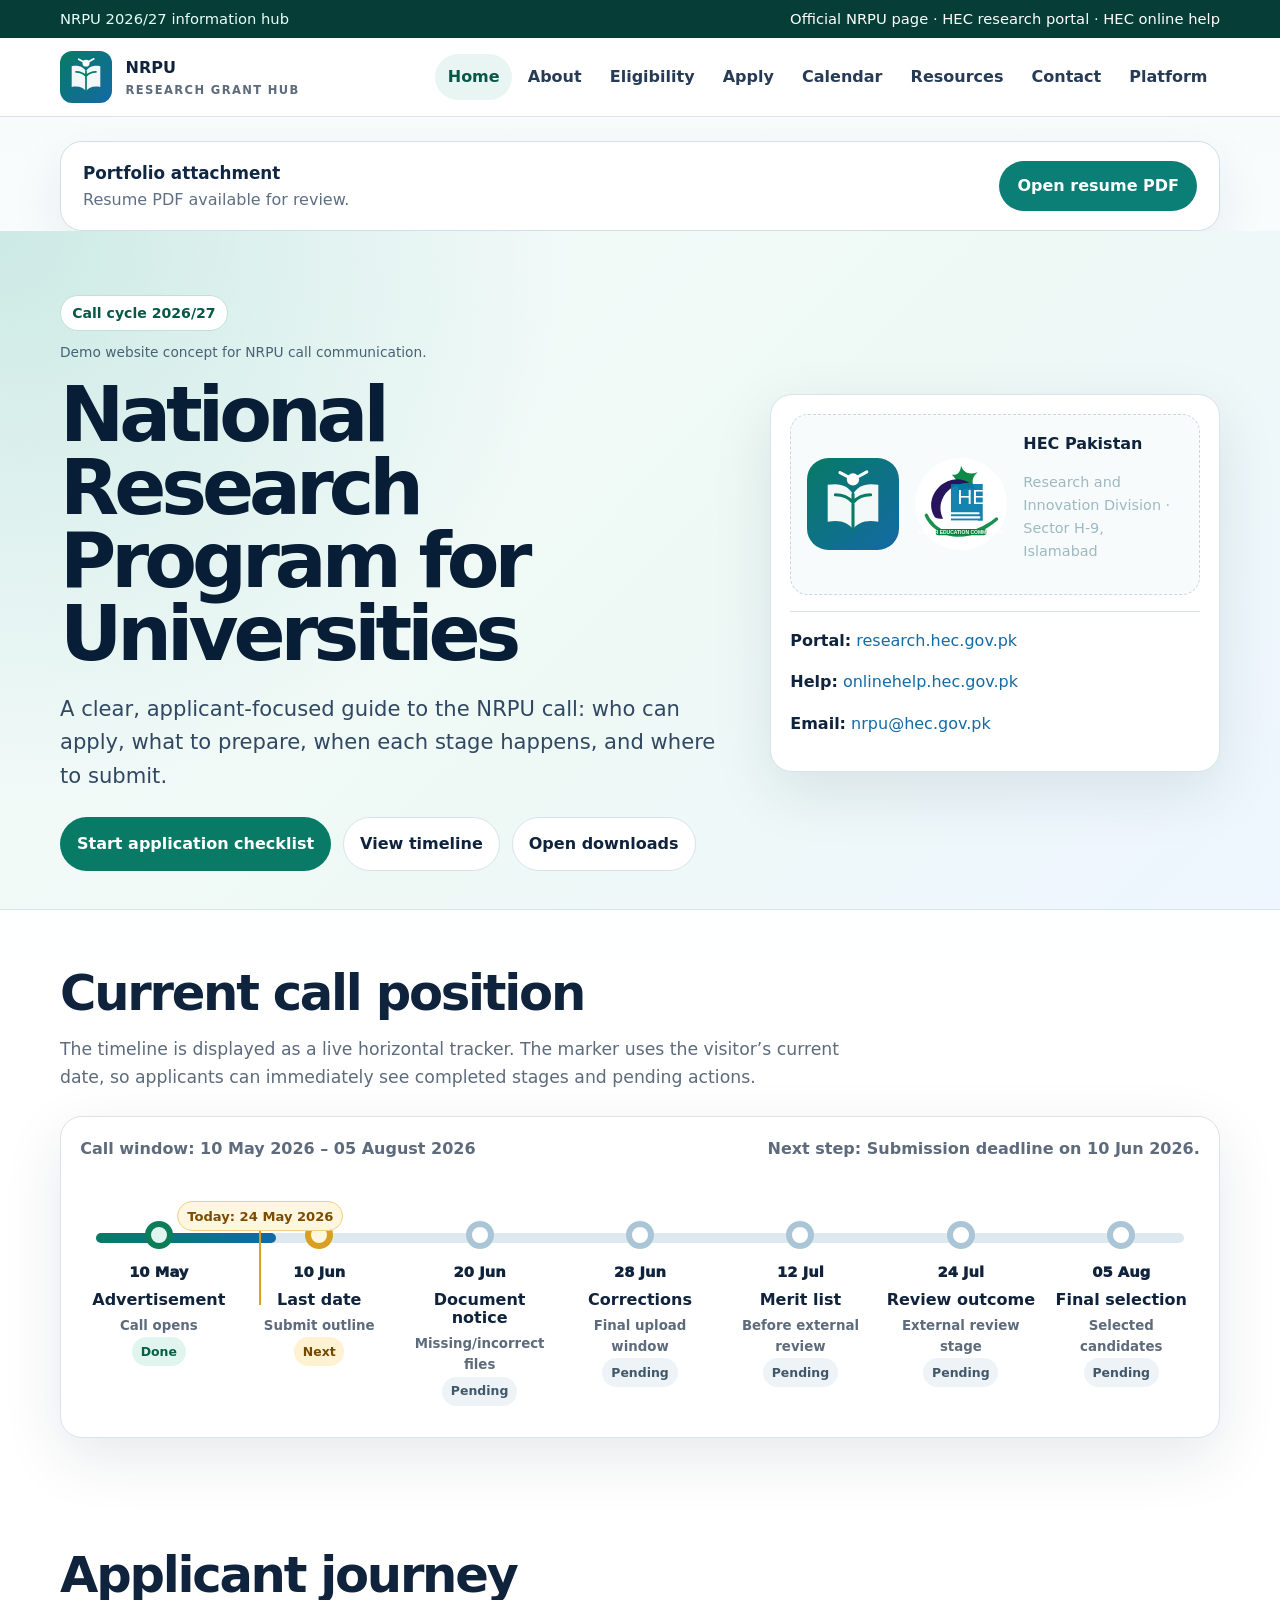
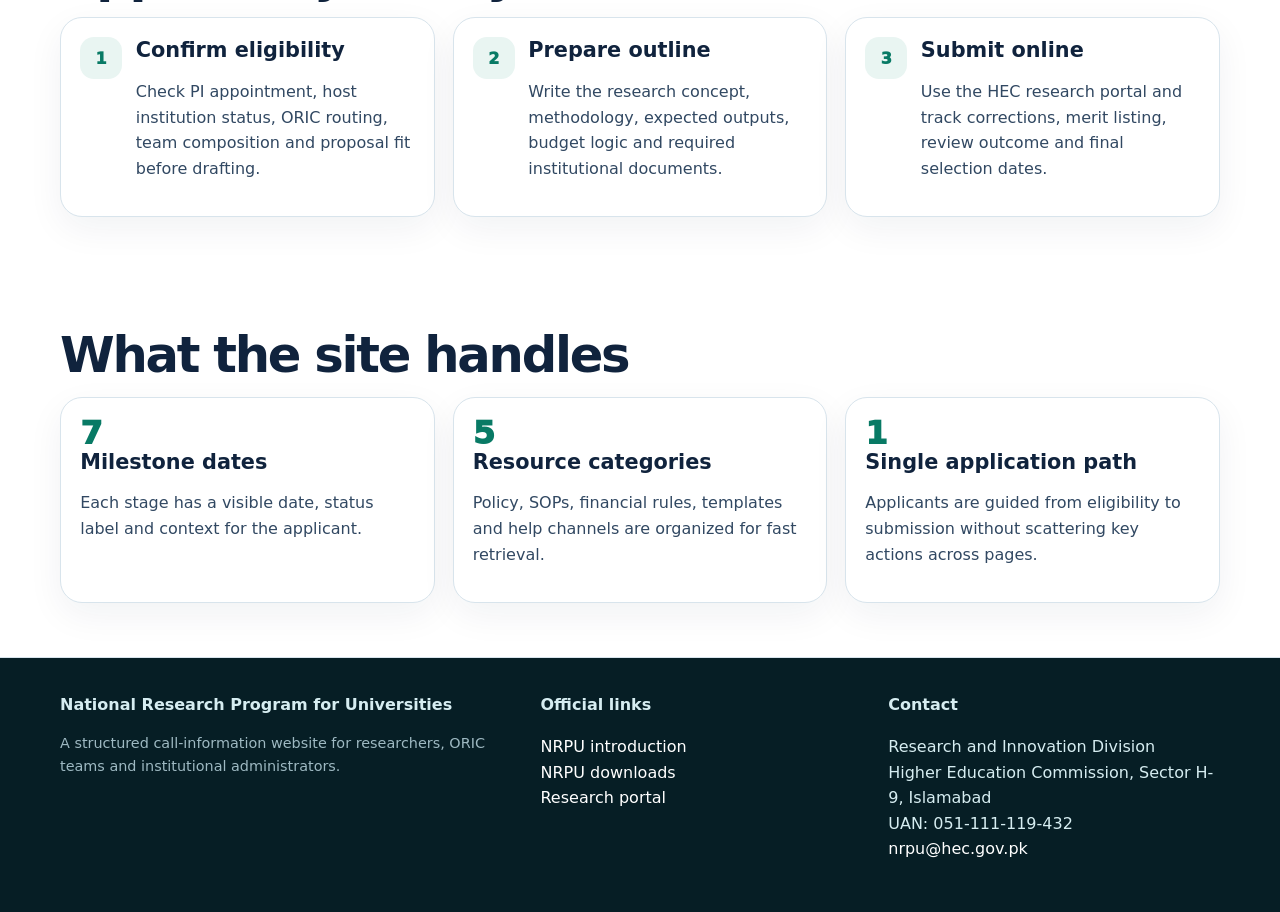
<file: index.html>
<!doctype html>
<html lang="en">
<head>
  <meta charset="utf-8">
  <meta name="viewport" content="width=device-width, initial-scale=1">
  <title>NRPU 2026/27 Research Grant Call | National Research Program for Universities</title>
  <meta name="description" content="Applicant-focused NRPU call website with eligibility, application workflow, calendar, official links and contact details.">
  <meta name="theme-color" content="#087a65">
  <meta property="og:title" content="NRPU 2026/27 Research Grant Call | National Research Program for Universities">
  <meta property="og:description" content="Applicant-focused NRPU call website with eligibility, application workflow, calendar, official links and contact details.">
  <meta property="og:type" content="website">
  <meta property="og:image" content="assets/social-card.svg">
  <link rel="icon" href="assets/nrpu-logo.svg" type="image/svg+xml">
  <link rel="stylesheet" href="assets/styles.css">
  <script type="application/ld+json">{"@context":"https://schema.org","@type":"GovernmentService","name":"National Research Program for Universities","provider":{"@type":"GovernmentOrganization","name":"Higher Education Commission, Pakistan","url":"https://www.hec.gov.pk/"},"areaServed":"Pakistan","serviceType":"Research grant information and application guidance","url":"https://www.hec.gov.pk/english/services/universities/nrpu/Pages/Introduction.aspx"}</script>
</head>
<body>
<a class="skip" href="#main">Skip to content</a>
<div class="topbar"><div class="container"><span>NRPU 2026/27 information hub</span><span><a href="https://www.hec.gov.pk/english/services/universities/nrpu/Pages/Introduction.aspx">Official NRPU page</a> · <a href="https://research.hec.gov.pk/">HEC research portal</a> · <a href="https://onlinehelp.hec.gov.pk/">HEC online help</a></span></div></div>
<header class="site-header"><div class="container nav"><a class="brand" href="index.html"><img src="assets/nrpu-logo.svg" alt="NRPU logo" class="brand-mark"><span>NRPU <small>Research grant hub</small></span></a><button class="menu-btn" aria-expanded="false" aria-controls="site-links">Menu</button><nav class="links" id="site-links" aria-label="Main navigation"><a href="index.html" aria-current="page">Home</a><a href="about.html" >About</a><a href="eligibility.html" >Eligibility</a><a href="apply.html" >Apply</a><a href="calendar.html" >Calendar</a><a href="resources.html" >Resources</a><a href="contact.html" >Contact</a><a href="platform.html" >Platform</a></nav></div></header>
<main id="main"><section class="hero"><div class="container hero-grid"><div><span class="eyebrow">Call cycle 2026/27</span><div class="demo-note">Demo website concept for NRPU call communication.</div><h1>National Research Program for Universities</h1><p class="lead">A clear, applicant-focused guide to the NRPU call: who can apply, what to prepare, when each stage happens, and where to submit.</p><div class="cta-row"><a class="button primary" href="apply.html">Start application checklist</a><a class="button secondary" href="calendar.html">View timeline</a><a class="button secondary" href="resources.html">Open downloads</a></div></div><aside class="hero-card"><div class="logos"><img src="assets/nrpu-logo.svg" alt="NRPU concept logo" class="hec-logo"><img src="assets/hec-logo.svg" alt="HEC Pakistan logo placement" class="hec-logo"><div><strong>HEC Pakistan</strong><p class="mini">Research and Innovation Division · Sector H-9, Islamabad</p></div></div><hr style="border:0;border-top:1px solid var(--line);margin:1rem 0"><p><strong>Portal:</strong> <a href="https://research.hec.gov.pk/">research.hec.gov.pk</a></p><p><strong>Help:</strong> <a href="https://onlinehelp.hec.gov.pk/">onlinehelp.hec.gov.pk</a></p><p><strong>Email:</strong> <a href="mailto:nrpu@hec.gov.pk">nrpu@hec.gov.pk</a></p></aside></div></section><section class="section"><div class="container"><h2>Current call position</h2><p class="section-intro">The timeline is displayed as a live horizontal tracker. The marker uses the visitor’s current date, so applicants can immediately see completed stages and pending actions.</p><div class="timeline-wrap" data-timeline>
  <div class="timeline-meta"><span>Call window: 10 May 2026 – 05 August 2026</span><span data-status-summary>Loading status…</span></div>
  <div class="rail" aria-label="NRPU call timeline">
    <div class="rail-line"></div><div class="rail-fill"></div><div class="today-marker"><span>Today</span></div>
    <div class="milestones">
      <div class="milestone"><div class="dot"></div><time data-ms-date="2026-05-10">10 May</time><strong>Advertisement</strong><small>Call opens</small><br><span class="status-pill">Pending</span></div>
      <div class="milestone"><div class="dot"></div><time data-ms-date="2026-06-10">10 Jun</time><strong>Last date</strong><small>Submit outline</small><br><span class="status-pill">Pending</span></div>
      <div class="milestone"><div class="dot"></div><time data-ms-date="2026-06-20">20 Jun</time><strong>Document notice</strong><small>Missing/incorrect files</small><br><span class="status-pill">Pending</span></div>
      <div class="milestone"><div class="dot"></div><time data-ms-date="2026-06-28">28 Jun</time><strong>Corrections</strong><small>Final upload window</small><br><span class="status-pill">Pending</span></div>
      <div class="milestone"><div class="dot"></div><time data-ms-date="2026-07-12">12 Jul</time><strong>Merit list</strong><small>Before external review</small><br><span class="status-pill">Pending</span></div>
      <div class="milestone"><div class="dot"></div><time data-ms-date="2026-07-24">24 Jul</time><strong>Review outcome</strong><small>External review stage</small><br><span class="status-pill">Pending</span></div>
      <div class="milestone"><div class="dot"></div><time data-ms-date="2026-08-05">05 Aug</time><strong>Final selection</strong><small>Selected candidates</small><br><span class="status-pill">Pending</span></div>
    </div>
  </div>
</div></div></section><section class="section"><div class="container"><h2>Applicant journey</h2><div class="grid cols-3"><article class="card feature"><div class="icon">1</div><div><h3>Confirm eligibility</h3><p>Check PI appointment, host institution status, ORIC routing, team composition and proposal fit before drafting.</p></div></article><article class="card feature"><div class="icon">2</div><div><h3>Prepare outline</h3><p>Write the research concept, methodology, expected outputs, budget logic and required institutional documents.</p></div></article><article class="card feature"><div class="icon">3</div><div><h3>Submit online</h3><p>Use the HEC research portal and track corrections, merit listing, review outcome and final selection dates.</p></div></article></div></div></section><section class="section"><div class="container"><h2>What the site handles</h2><div class="grid cols-3"><div class="card"><div class="kpi">7</div><h3>Milestone dates</h3><p>Each stage has a visible date, status label and context for the applicant.</p></div><div class="card"><div class="kpi">5</div><h3>Resource categories</h3><p>Policy, SOPs, financial rules, templates and help channels are organized for fast retrieval.</p></div><div class="card"><div class="kpi">1</div><h3>Single application path</h3><p>Applicants are guided from eligibility to submission without scattering key actions across pages.</p></div></div></div></section></main>
<footer class="footer"><div class="container footer-grid"><div><strong>National Research Program for Universities</strong><p class="mini">A structured call-information website for researchers, ORIC teams and institutional administrators.</p></div><div><strong>Official links</strong><p><a href="https://www.hec.gov.pk/english/services/universities/nrpu/Pages/Introduction.aspx">NRPU introduction</a><br><a href="https://www.hec.gov.pk/english/services/universities/nrpu/Pages/Related-Downloads.aspx">NRPU downloads</a><br><a href="https://research.hec.gov.pk/">Research portal</a></p></div><div><strong>Contact</strong><p>Research and Innovation Division<br>Higher Education Commission, Sector H-9, Islamabad<br>UAN: 051-111-119-432<br><a href="mailto:nrpu@hec.gov.pk">nrpu@hec.gov.pk</a></p></div></div></footer>
<script src="assets/main.js"></script>
</body>
</html>
</file>
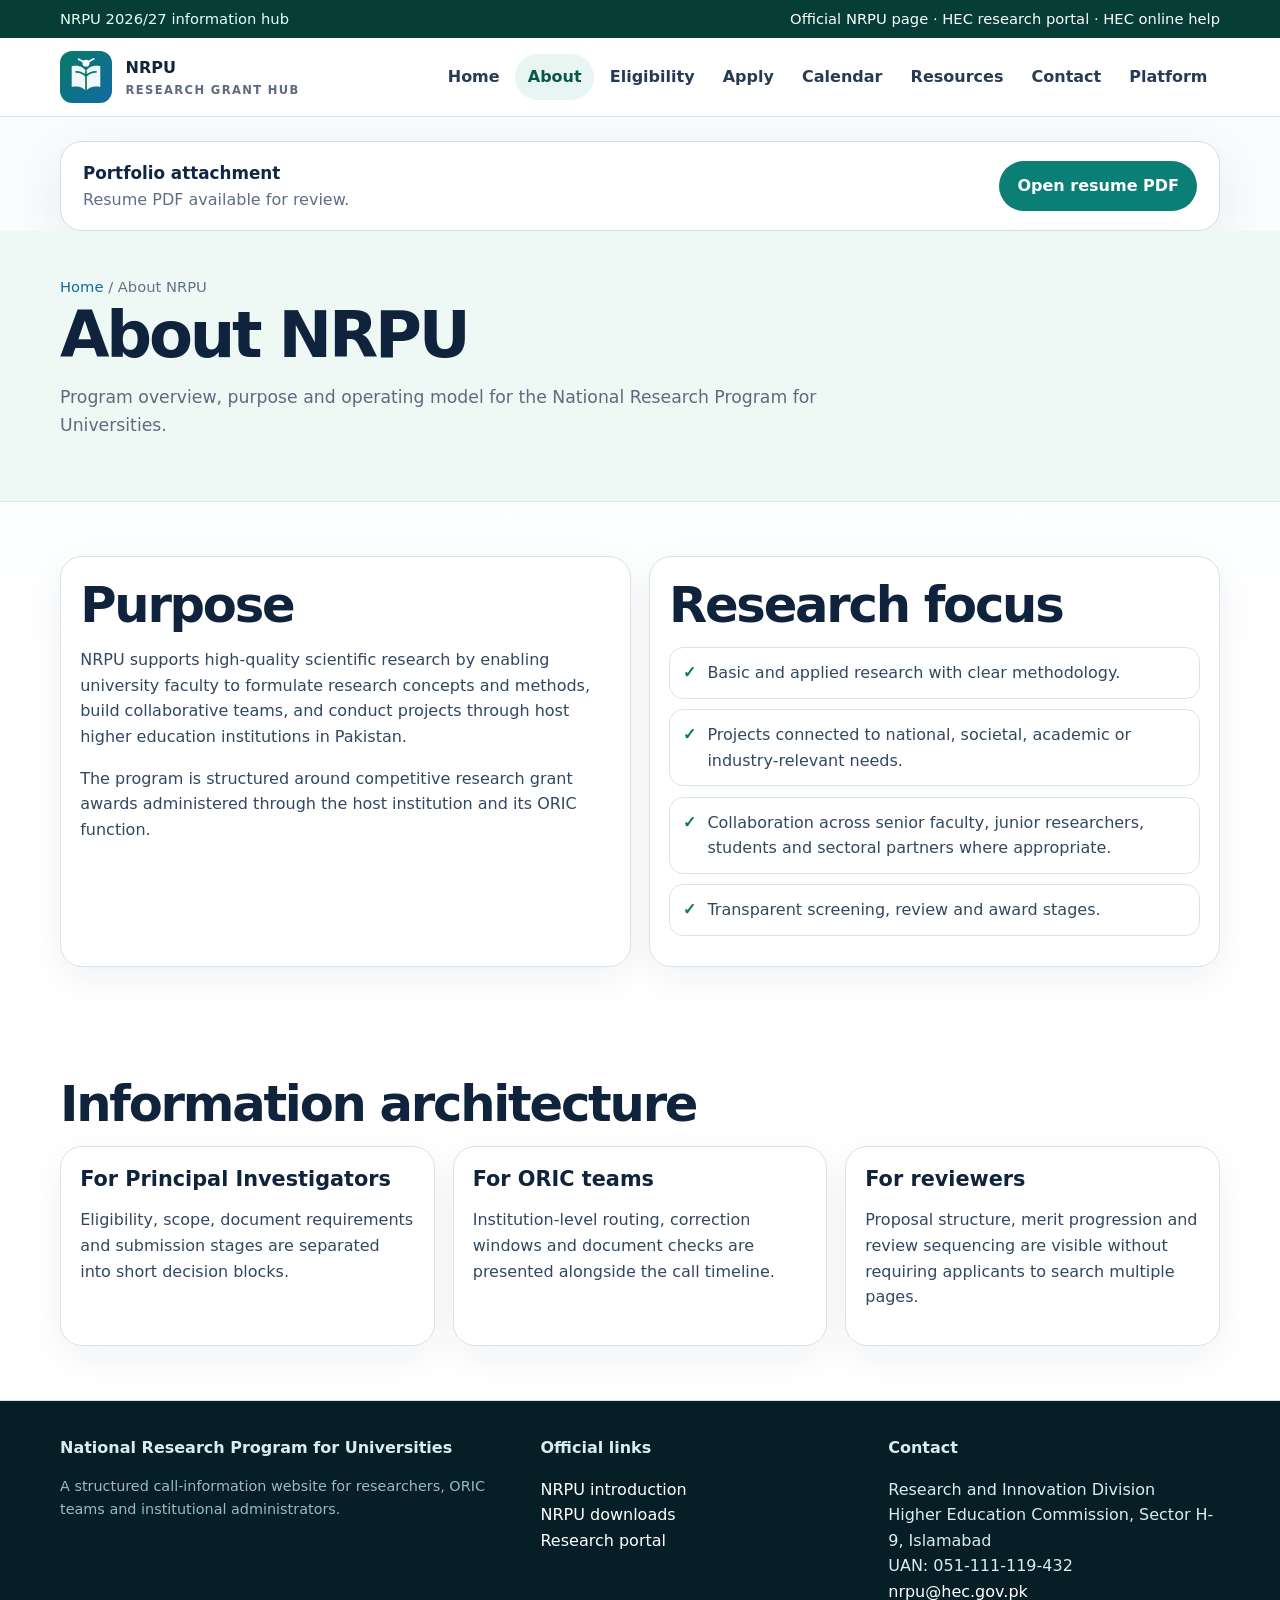
<file: about.html>
<!doctype html>
<html lang="en">
<head>
  <meta charset="utf-8">
  <meta name="viewport" content="width=device-width, initial-scale=1">
  <title>About NRPU | National Research Program for Universities</title>
  <meta name="description" content="Overview of the National Research Program for Universities, its purpose, research focus and grant operating model.">
  <meta name="theme-color" content="#087a65">
  <meta property="og:title" content="About NRPU | National Research Program for Universities">
  <meta property="og:description" content="Overview of the National Research Program for Universities, its purpose, research focus and grant operating model.">
  <meta property="og:type" content="website">
  <meta property="og:image" content="assets/social-card.svg">
  <link rel="icon" href="assets/nrpu-logo.svg" type="image/svg+xml">
  <link rel="stylesheet" href="assets/styles.css">
  <script type="application/ld+json">{"@context":"https://schema.org","@type":"GovernmentService","name":"National Research Program for Universities","provider":{"@type":"GovernmentOrganization","name":"Higher Education Commission, Pakistan","url":"https://www.hec.gov.pk/"},"areaServed":"Pakistan","serviceType":"Research grant information and application guidance","url":"https://www.hec.gov.pk/english/services/universities/nrpu/Pages/Introduction.aspx"}</script>
</head>
<body>
<a class="skip" href="#main">Skip to content</a>
<div class="topbar"><div class="container"><span>NRPU 2026/27 information hub</span><span><a href="https://www.hec.gov.pk/english/services/universities/nrpu/Pages/Introduction.aspx">Official NRPU page</a> · <a href="https://research.hec.gov.pk/">HEC research portal</a> · <a href="https://onlinehelp.hec.gov.pk/">HEC online help</a></span></div></div>
<header class="site-header"><div class="container nav"><a class="brand" href="index.html"><img src="assets/nrpu-logo.svg" alt="NRPU logo" class="brand-mark"><span>NRPU <small>Research grant hub</small></span></a><button class="menu-btn" aria-expanded="false" aria-controls="site-links">Menu</button><nav class="links" id="site-links" aria-label="Main navigation"><a href="index.html" >Home</a><a href="about.html" aria-current="page">About</a><a href="eligibility.html" >Eligibility</a><a href="apply.html" >Apply</a><a href="calendar.html" >Calendar</a><a href="resources.html" >Resources</a><a href="contact.html" >Contact</a><a href="platform.html" >Platform</a></nav></div></header>
<main id="main"><section class="page-hero"><div class="container"><div class="breadcrumbs"><a href="index.html">Home</a> / About NRPU</div><h1>About NRPU</h1><p class="section-intro">Program overview, purpose and operating model for the National Research Program for Universities.</p></div></section><section class="section"><div class="container grid cols-2"><article class="card"><h2>Purpose</h2><p>NRPU supports high-quality scientific research by enabling university faculty to formulate research concepts and methods, build collaborative teams, and conduct projects through host higher education institutions in Pakistan.</p><p>The program is structured around competitive research grant awards administered through the host institution and its ORIC function.</p></article><article class="card"><h2>Research focus</h2><ul class="checklist"><li>Basic and applied research with clear methodology.</li><li>Projects connected to national, societal, academic or industry-relevant needs.</li><li>Collaboration across senior faculty, junior researchers, students and sectoral partners where appropriate.</li><li>Transparent screening, review and award stages.</li></ul></article></div></section><section class="section"><div class="container"><h2>Information architecture</h2><div class="grid cols-3"><div class="card"><h3>For Principal Investigators</h3><p>Eligibility, scope, document requirements and submission stages are separated into short decision blocks.</p></div><div class="card"><h3>For ORIC teams</h3><p>Institution-level routing, correction windows and document checks are presented alongside the call timeline.</p></div><div class="card"><h3>For reviewers</h3><p>Proposal structure, merit progression and review sequencing are visible without requiring applicants to search multiple pages.</p></div></div></div></section></main>
<footer class="footer"><div class="container footer-grid"><div><strong>National Research Program for Universities</strong><p class="mini">A structured call-information website for researchers, ORIC teams and institutional administrators.</p></div><div><strong>Official links</strong><p><a href="https://www.hec.gov.pk/english/services/universities/nrpu/Pages/Introduction.aspx">NRPU introduction</a><br><a href="https://www.hec.gov.pk/english/services/universities/nrpu/Pages/Related-Downloads.aspx">NRPU downloads</a><br><a href="https://research.hec.gov.pk/">Research portal</a></p></div><div><strong>Contact</strong><p>Research and Innovation Division<br>Higher Education Commission, Sector H-9, Islamabad<br>UAN: 051-111-119-432<br><a href="mailto:nrpu@hec.gov.pk">nrpu@hec.gov.pk</a></p></div></div></footer>
<script src="assets/main.js"></script>
</body>
</html>
</file>
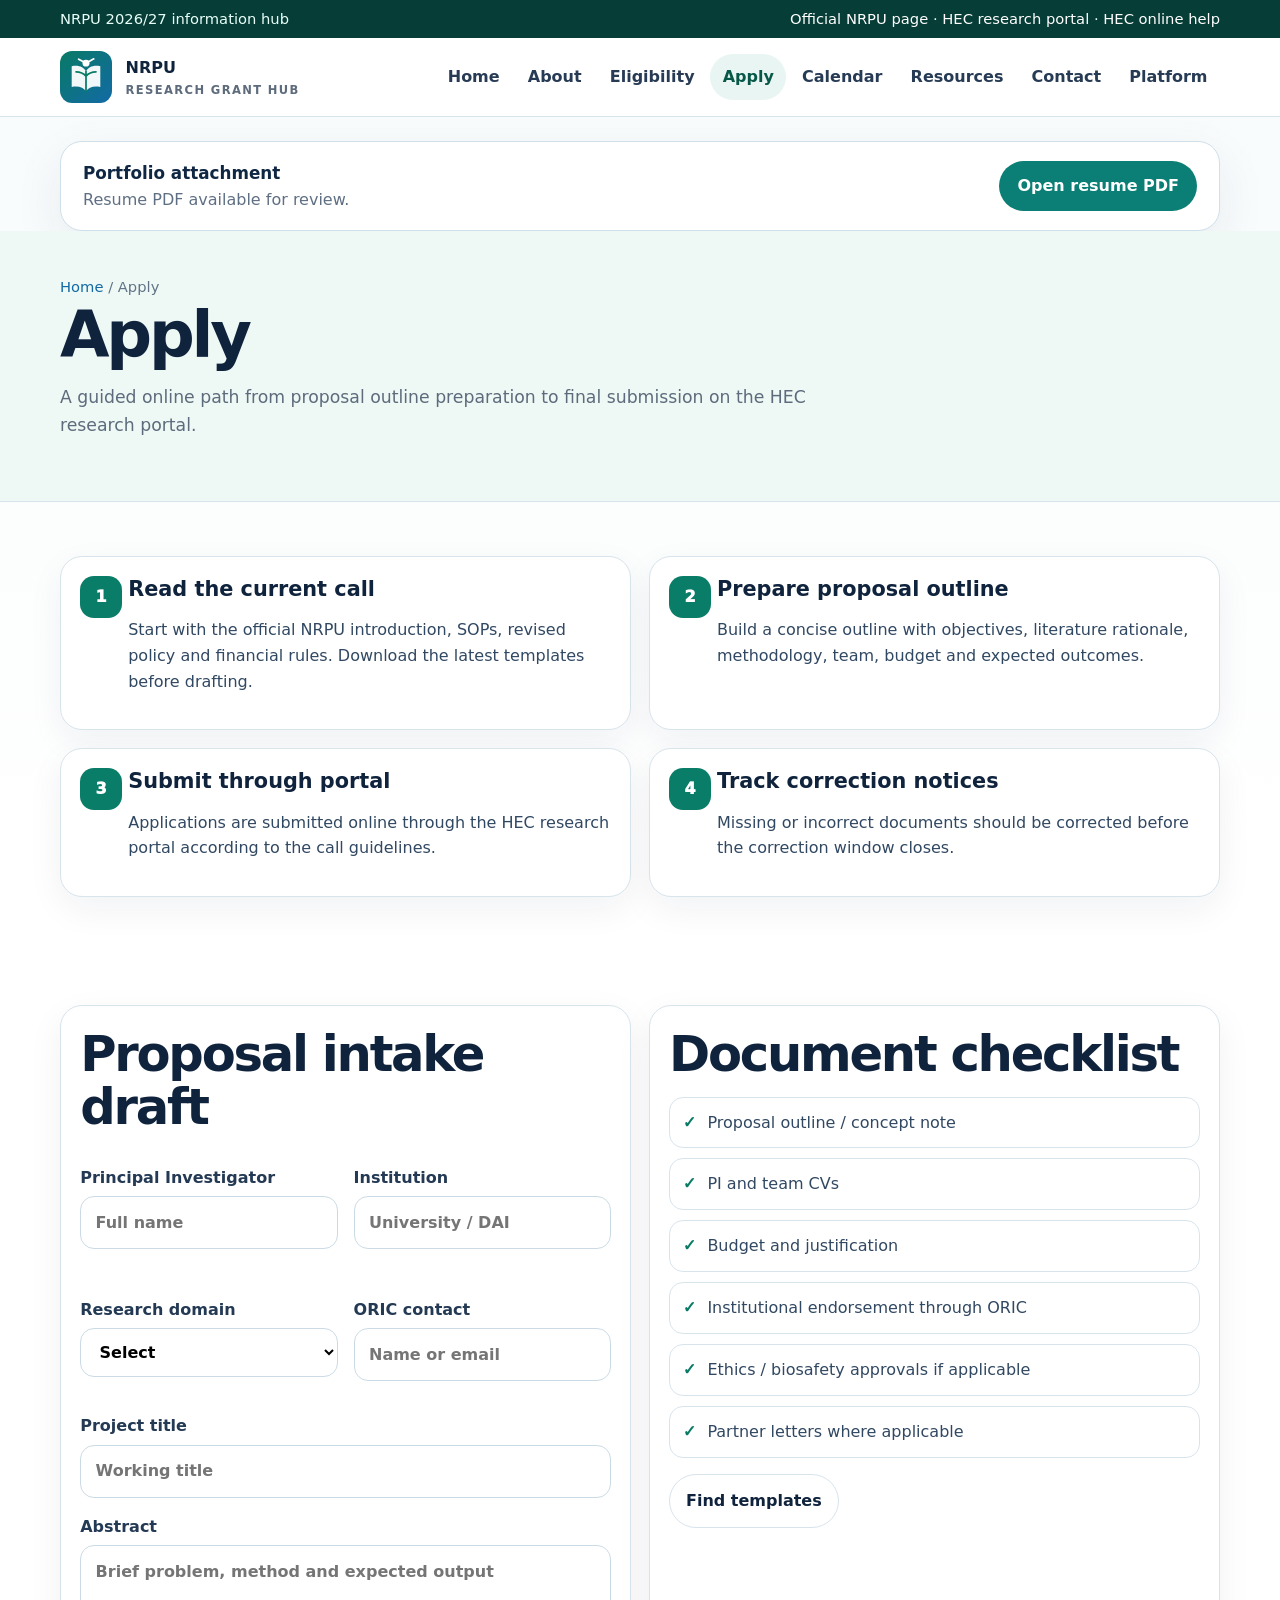
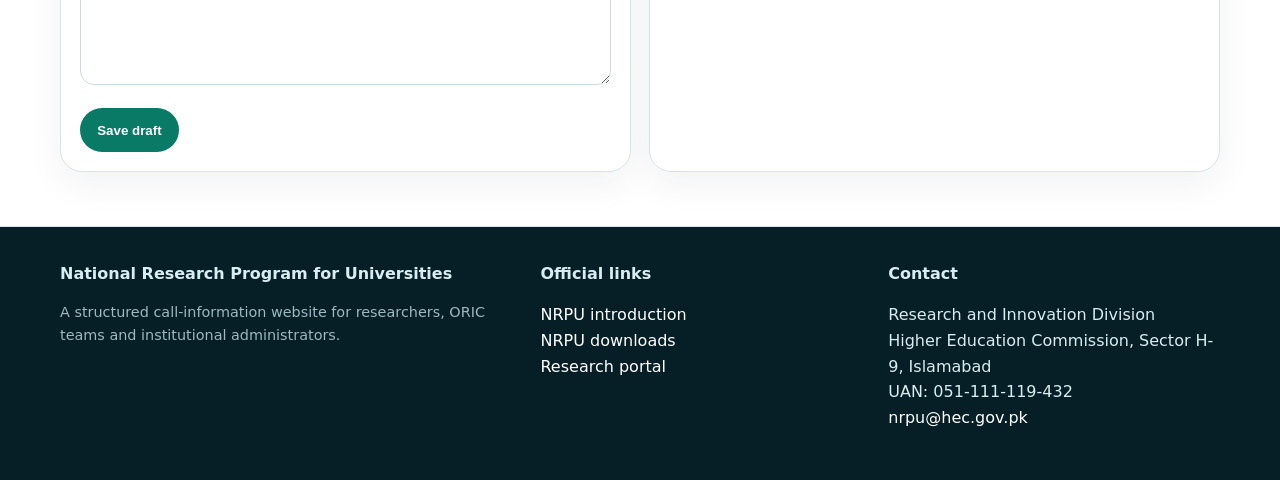
<file: apply.html>
<!doctype html>
<html lang="en">
<head>
  <meta charset="utf-8">
  <meta name="viewport" content="width=device-width, initial-scale=1">
  <title>Apply for NRPU | Proposal Outline and Submission Workflow</title>
  <meta name="description" content="Guided NRPU application page with proposal checklist, online submission steps and draft intake form.">
  <meta name="theme-color" content="#087a65">
  <meta property="og:title" content="Apply for NRPU | Proposal Outline and Submission Workflow">
  <meta property="og:description" content="Guided NRPU application page with proposal checklist, online submission steps and draft intake form.">
  <meta property="og:type" content="website">
  <meta property="og:image" content="assets/social-card.svg">
  <link rel="icon" href="assets/nrpu-logo.svg" type="image/svg+xml">
  <link rel="stylesheet" href="assets/styles.css">
  <script type="application/ld+json">{"@context":"https://schema.org","@type":"GovernmentService","name":"National Research Program for Universities","provider":{"@type":"GovernmentOrganization","name":"Higher Education Commission, Pakistan","url":"https://www.hec.gov.pk/"},"areaServed":"Pakistan","serviceType":"Research grant information and application guidance","url":"https://www.hec.gov.pk/english/services/universities/nrpu/Pages/Introduction.aspx"}</script>
</head>
<body>
<a class="skip" href="#main">Skip to content</a>
<div class="topbar"><div class="container"><span>NRPU 2026/27 information hub</span><span><a href="https://www.hec.gov.pk/english/services/universities/nrpu/Pages/Introduction.aspx">Official NRPU page</a> · <a href="https://research.hec.gov.pk/">HEC research portal</a> · <a href="https://onlinehelp.hec.gov.pk/">HEC online help</a></span></div></div>
<header class="site-header"><div class="container nav"><a class="brand" href="index.html"><img src="assets/nrpu-logo.svg" alt="NRPU logo" class="brand-mark"><span>NRPU <small>Research grant hub</small></span></a><button class="menu-btn" aria-expanded="false" aria-controls="site-links">Menu</button><nav class="links" id="site-links" aria-label="Main navigation"><a href="index.html" >Home</a><a href="about.html" >About</a><a href="eligibility.html" >Eligibility</a><a href="apply.html" aria-current="page">Apply</a><a href="calendar.html" >Calendar</a><a href="resources.html" >Resources</a><a href="contact.html" >Contact</a><a href="platform.html" >Platform</a></nav></div></header>
<main id="main"><section class="page-hero"><div class="container"><div class="breadcrumbs"><a href="index.html">Home</a> / Apply</div><h1>Apply</h1><p class="section-intro">A guided online path from proposal outline preparation to final submission on the HEC research portal.</p></div></section><section class="section"><div class="container"><div class="grid cols-2 process"><article class="card"><h3>Read the current call</h3><p>Start with the official NRPU introduction, SOPs, revised policy and financial rules. Download the latest templates before drafting.</p></article><article class="card"><h3>Prepare proposal outline</h3><p>Build a concise outline with objectives, literature rationale, methodology, team, budget and expected outcomes.</p></article><article class="card"><h3>Submit through portal</h3><p>Applications are submitted online through the HEC research portal according to the call guidelines.</p></article><article class="card"><h3>Track correction notices</h3><p>Missing or incorrect documents should be corrected before the correction window closes.</p></article></div></div></section><section class="section"><div class="container grid cols-2"><form class="card" id="application-form"><h2>Proposal intake draft</h2><div class="form-grid"><p><label>Principal Investigator<input required name="pi" placeholder="Full name"></label></p><p><label>Institution<input required name="institution" placeholder="University / DAI"></label></p><p><label>Research domain<select required name="domain"><option value="">Select</option><option>Engineering & Technology</option><option>Natural Sciences</option><option>Health Sciences</option><option>Social Sciences</option><option>Agriculture</option><option>Arts & Humanities</option></select></label></p><p><label>ORIC contact<input name="oric" placeholder="Name or email"></label></p></div><p><label>Project title<input required name="title" placeholder="Working title"></label></p><p><label>Abstract<textarea required name="abstract" placeholder="Brief problem, method and expected output"></textarea></label></p><button class="button primary" type="submit">Save draft</button><p id="form-message" class="notice" hidden></p></form><aside class="card"><h2>Document checklist</h2><ul class="checklist"><li>Proposal outline / concept note</li><li>PI and team CVs</li><li>Budget and justification</li><li>Institutional endorsement through ORIC</li><li>Ethics / biosafety approvals if applicable</li><li>Partner letters where applicable</li></ul><p><a class="button secondary" href="resources.html">Find templates</a></p></aside></div></section></main>
<footer class="footer"><div class="container footer-grid"><div><strong>National Research Program for Universities</strong><p class="mini">A structured call-information website for researchers, ORIC teams and institutional administrators.</p></div><div><strong>Official links</strong><p><a href="https://www.hec.gov.pk/english/services/universities/nrpu/Pages/Introduction.aspx">NRPU introduction</a><br><a href="https://www.hec.gov.pk/english/services/universities/nrpu/Pages/Related-Downloads.aspx">NRPU downloads</a><br><a href="https://research.hec.gov.pk/">Research portal</a></p></div><div><strong>Contact</strong><p>Research and Innovation Division<br>Higher Education Commission, Sector H-9, Islamabad<br>UAN: 051-111-119-432<br><a href="mailto:nrpu@hec.gov.pk">nrpu@hec.gov.pk</a></p></div></div></footer>
<script src="assets/main.js"></script>
</body>
</html>
</file>
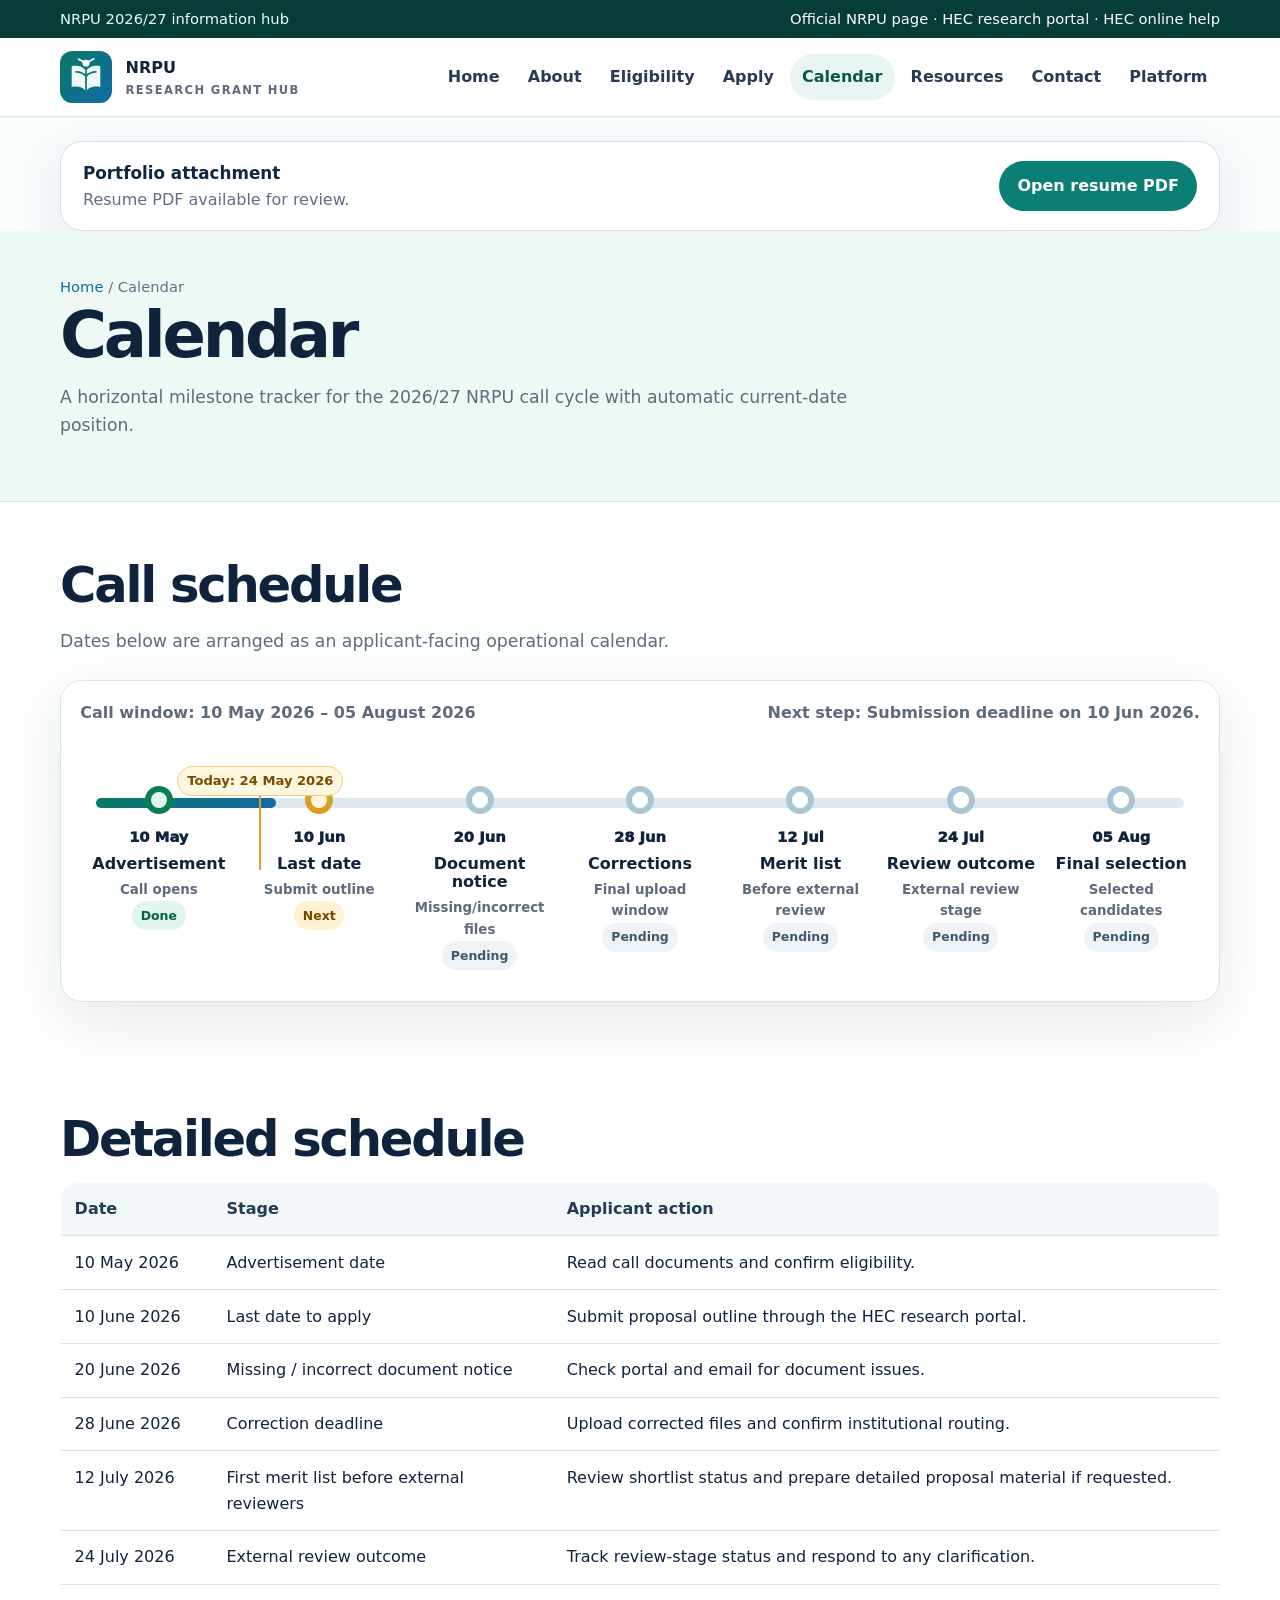
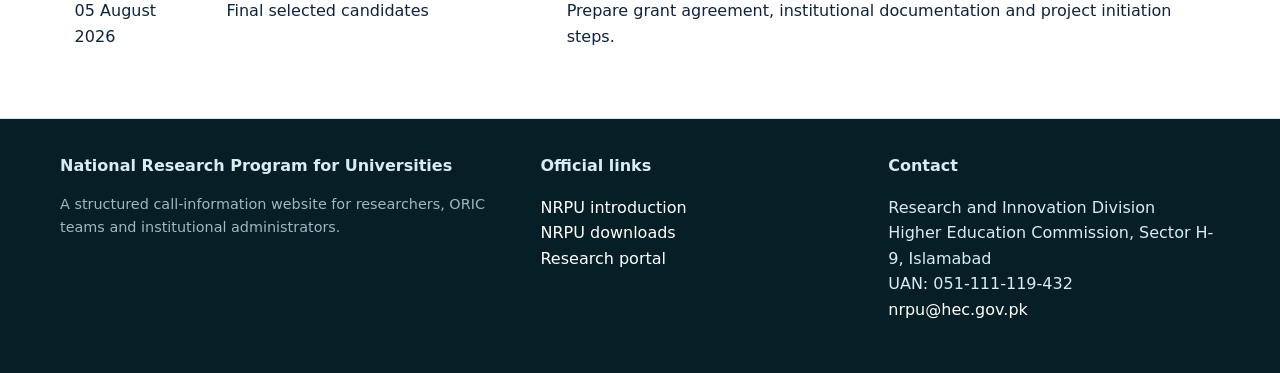
<file: calendar.html>
<!doctype html>
<html lang="en">
<head>
  <meta charset="utf-8">
  <meta name="viewport" content="width=device-width, initial-scale=1">
  <title>NRPU Calendar 2026/27 | Timeline and Deadlines</title>
  <meta name="description" content="Horizontal NRPU 2026/27 call calendar with automatic today marker and milestone statuses.">
  <meta name="theme-color" content="#087a65">
  <meta property="og:title" content="NRPU Calendar 2026/27 | Timeline and Deadlines">
  <meta property="og:description" content="Horizontal NRPU 2026/27 call calendar with automatic today marker and milestone statuses.">
  <meta property="og:type" content="website">
  <meta property="og:image" content="assets/social-card.svg">
  <link rel="icon" href="assets/nrpu-logo.svg" type="image/svg+xml">
  <link rel="stylesheet" href="assets/styles.css">
  <script type="application/ld+json">{"@context":"https://schema.org","@type":"GovernmentService","name":"National Research Program for Universities","provider":{"@type":"GovernmentOrganization","name":"Higher Education Commission, Pakistan","url":"https://www.hec.gov.pk/"},"areaServed":"Pakistan","serviceType":"Research grant information and application guidance","url":"https://www.hec.gov.pk/english/services/universities/nrpu/Pages/Introduction.aspx"}</script>
</head>
<body>
<a class="skip" href="#main">Skip to content</a>
<div class="topbar"><div class="container"><span>NRPU 2026/27 information hub</span><span><a href="https://www.hec.gov.pk/english/services/universities/nrpu/Pages/Introduction.aspx">Official NRPU page</a> · <a href="https://research.hec.gov.pk/">HEC research portal</a> · <a href="https://onlinehelp.hec.gov.pk/">HEC online help</a></span></div></div>
<header class="site-header"><div class="container nav"><a class="brand" href="index.html"><img src="assets/nrpu-logo.svg" alt="NRPU logo" class="brand-mark"><span>NRPU <small>Research grant hub</small></span></a><button class="menu-btn" aria-expanded="false" aria-controls="site-links">Menu</button><nav class="links" id="site-links" aria-label="Main navigation"><a href="index.html" >Home</a><a href="about.html" >About</a><a href="eligibility.html" >Eligibility</a><a href="apply.html" >Apply</a><a href="calendar.html" aria-current="page">Calendar</a><a href="resources.html" >Resources</a><a href="contact.html" >Contact</a><a href="platform.html" >Platform</a></nav></div></header>
<main id="main"><section class="page-hero"><div class="container"><div class="breadcrumbs"><a href="index.html">Home</a> / Calendar</div><h1>Calendar</h1><p class="section-intro">A horizontal milestone tracker for the 2026/27 NRPU call cycle with automatic current-date position.</p></div></section><section class="section"><div class="container"><h2>Call schedule</h2><p class="section-intro">Dates below are arranged as an applicant-facing operational calendar.</p><div class="timeline-wrap" data-timeline>
  <div class="timeline-meta"><span>Call window: 10 May 2026 – 05 August 2026</span><span data-status-summary>Loading status…</span></div>
  <div class="rail" aria-label="NRPU call timeline">
    <div class="rail-line"></div><div class="rail-fill"></div><div class="today-marker"><span>Today</span></div>
    <div class="milestones">
      <div class="milestone"><div class="dot"></div><time data-ms-date="2026-05-10">10 May</time><strong>Advertisement</strong><small>Call opens</small><br><span class="status-pill">Pending</span></div>
      <div class="milestone"><div class="dot"></div><time data-ms-date="2026-06-10">10 Jun</time><strong>Last date</strong><small>Submit outline</small><br><span class="status-pill">Pending</span></div>
      <div class="milestone"><div class="dot"></div><time data-ms-date="2026-06-20">20 Jun</time><strong>Document notice</strong><small>Missing/incorrect files</small><br><span class="status-pill">Pending</span></div>
      <div class="milestone"><div class="dot"></div><time data-ms-date="2026-06-28">28 Jun</time><strong>Corrections</strong><small>Final upload window</small><br><span class="status-pill">Pending</span></div>
      <div class="milestone"><div class="dot"></div><time data-ms-date="2026-07-12">12 Jul</time><strong>Merit list</strong><small>Before external review</small><br><span class="status-pill">Pending</span></div>
      <div class="milestone"><div class="dot"></div><time data-ms-date="2026-07-24">24 Jul</time><strong>Review outcome</strong><small>External review stage</small><br><span class="status-pill">Pending</span></div>
      <div class="milestone"><div class="dot"></div><time data-ms-date="2026-08-05">05 Aug</time><strong>Final selection</strong><small>Selected candidates</small><br><span class="status-pill">Pending</span></div>
    </div>
  </div>
</div></div></section><section class="section"><div class="container"><h2>Detailed schedule</h2><table class="table"><thead><tr><th>Date</th><th>Stage</th><th>Applicant action</th></tr></thead><tbody><tr><td>10 May 2026</td><td>Advertisement date</td><td>Read call documents and confirm eligibility.</td></tr><tr><td>10 June 2026</td><td>Last date to apply</td><td>Submit proposal outline through the HEC research portal.</td></tr><tr><td>20 June 2026</td><td>Missing / incorrect document notice</td><td>Check portal and email for document issues.</td></tr><tr><td>28 June 2026</td><td>Correction deadline</td><td>Upload corrected files and confirm institutional routing.</td></tr><tr><td>12 July 2026</td><td>First merit list before external reviewers</td><td>Review shortlist status and prepare detailed proposal material if requested.</td></tr><tr><td>24 July 2026</td><td>External review outcome</td><td>Track review-stage status and respond to any clarification.</td></tr><tr><td>05 August 2026</td><td>Final selected candidates</td><td>Prepare grant agreement, institutional documentation and project initiation steps.</td></tr></tbody></table></div></section></main>
<footer class="footer"><div class="container footer-grid"><div><strong>National Research Program for Universities</strong><p class="mini">A structured call-information website for researchers, ORIC teams and institutional administrators.</p></div><div><strong>Official links</strong><p><a href="https://www.hec.gov.pk/english/services/universities/nrpu/Pages/Introduction.aspx">NRPU introduction</a><br><a href="https://www.hec.gov.pk/english/services/universities/nrpu/Pages/Related-Downloads.aspx">NRPU downloads</a><br><a href="https://research.hec.gov.pk/">Research portal</a></p></div><div><strong>Contact</strong><p>Research and Innovation Division<br>Higher Education Commission, Sector H-9, Islamabad<br>UAN: 051-111-119-432<br><a href="mailto:nrpu@hec.gov.pk">nrpu@hec.gov.pk</a></p></div></div></footer>
<script src="assets/main.js"></script>
</body>
</html>
</file>
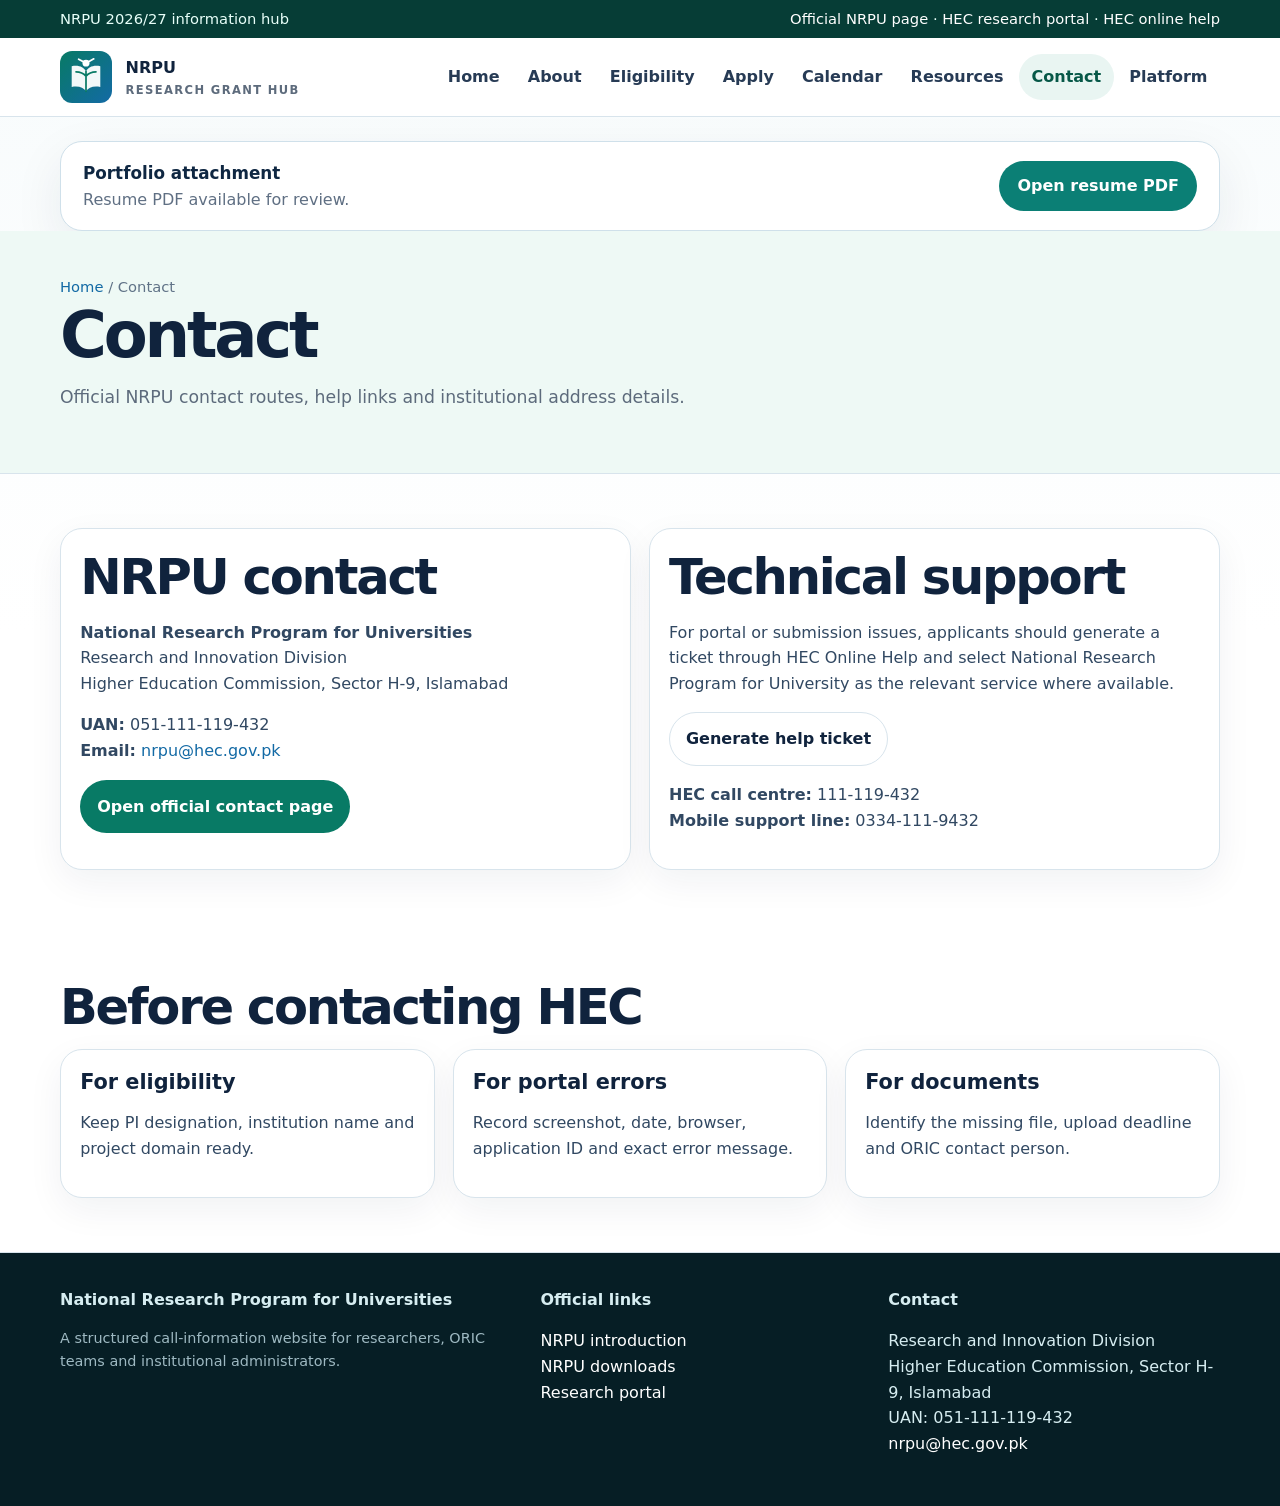
<file: contact.html>
<!doctype html>
<html lang="en">
<head>
  <meta charset="utf-8">
  <meta name="viewport" content="width=device-width, initial-scale=1">
  <title>NRPU Contact | HEC Pakistan Research and Innovation Division</title>
  <meta name="description" content="HEC NRPU contact details, UAN, email, address and online help ticket link.">
  <meta name="theme-color" content="#087a65">
  <meta property="og:title" content="NRPU Contact | HEC Pakistan Research and Innovation Division">
  <meta property="og:description" content="HEC NRPU contact details, UAN, email, address and online help ticket link.">
  <meta property="og:type" content="website">
  <meta property="og:image" content="assets/social-card.svg">
  <link rel="icon" href="assets/nrpu-logo.svg" type="image/svg+xml">
  <link rel="stylesheet" href="assets/styles.css">
  <script type="application/ld+json">{"@context":"https://schema.org","@type":"GovernmentService","name":"National Research Program for Universities","provider":{"@type":"GovernmentOrganization","name":"Higher Education Commission, Pakistan","url":"https://www.hec.gov.pk/"},"areaServed":"Pakistan","serviceType":"Research grant information and application guidance","url":"https://www.hec.gov.pk/english/services/universities/nrpu/Pages/Introduction.aspx"}</script>
</head>
<body>
<a class="skip" href="#main">Skip to content</a>
<div class="topbar"><div class="container"><span>NRPU 2026/27 information hub</span><span><a href="https://www.hec.gov.pk/english/services/universities/nrpu/Pages/Introduction.aspx">Official NRPU page</a> · <a href="https://research.hec.gov.pk/">HEC research portal</a> · <a href="https://onlinehelp.hec.gov.pk/">HEC online help</a></span></div></div>
<header class="site-header"><div class="container nav"><a class="brand" href="index.html"><img src="assets/nrpu-logo.svg" alt="NRPU logo" class="brand-mark"><span>NRPU <small>Research grant hub</small></span></a><button class="menu-btn" aria-expanded="false" aria-controls="site-links">Menu</button><nav class="links" id="site-links" aria-label="Main navigation"><a href="index.html" >Home</a><a href="about.html" >About</a><a href="eligibility.html" >Eligibility</a><a href="apply.html" >Apply</a><a href="calendar.html" >Calendar</a><a href="resources.html" >Resources</a><a href="contact.html" aria-current="page">Contact</a><a href="platform.html" >Platform</a></nav></div></header>
<main id="main"><section class="page-hero"><div class="container"><div class="breadcrumbs"><a href="index.html">Home</a> / Contact</div><h1>Contact</h1><p class="section-intro">Official NRPU contact routes, help links and institutional address details.</p></div></section><section class="section"><div class="container grid cols-2"><article class="card"><h2>NRPU contact</h2><p><strong>National Research Program for Universities</strong><br>Research and Innovation Division<br>Higher Education Commission, Sector H-9, Islamabad</p><p><strong>UAN:</strong> 051-111-119-432<br><strong>Email:</strong> <a href="mailto:nrpu@hec.gov.pk">nrpu@hec.gov.pk</a></p><p><a class="button primary" href="https://www.hec.gov.pk/english/services/universities/nrpu/Pages/Contact-Us.aspx">Open official contact page</a></p></article><article class="card"><h2>Technical support</h2><p>For portal or submission issues, applicants should generate a ticket through HEC Online Help and select National Research Program for University as the relevant service where available.</p><p><a class="button secondary" href="https://onlinehelp.hec.gov.pk/">Generate help ticket</a></p><p><strong>HEC call centre:</strong> 111-119-432<br><strong>Mobile support line:</strong> 0334-111-9432</p></article></div></section><section class="section"><div class="container"><h2>Before contacting HEC</h2><div class="grid cols-3"><div class="card"><h3>For eligibility</h3><p>Keep PI designation, institution name and project domain ready.</p></div><div class="card"><h3>For portal errors</h3><p>Record screenshot, date, browser, application ID and exact error message.</p></div><div class="card"><h3>For documents</h3><p>Identify the missing file, upload deadline and ORIC contact person.</p></div></div></div></section></main>
<footer class="footer"><div class="container footer-grid"><div><strong>National Research Program for Universities</strong><p class="mini">A structured call-information website for researchers, ORIC teams and institutional administrators.</p></div><div><strong>Official links</strong><p><a href="https://www.hec.gov.pk/english/services/universities/nrpu/Pages/Introduction.aspx">NRPU introduction</a><br><a href="https://www.hec.gov.pk/english/services/universities/nrpu/Pages/Related-Downloads.aspx">NRPU downloads</a><br><a href="https://research.hec.gov.pk/">Research portal</a></p></div><div><strong>Contact</strong><p>Research and Innovation Division<br>Higher Education Commission, Sector H-9, Islamabad<br>UAN: 051-111-119-432<br><a href="mailto:nrpu@hec.gov.pk">nrpu@hec.gov.pk</a></p></div></div></footer>
<script src="assets/main.js"></script>
</body>
</html>
</file>
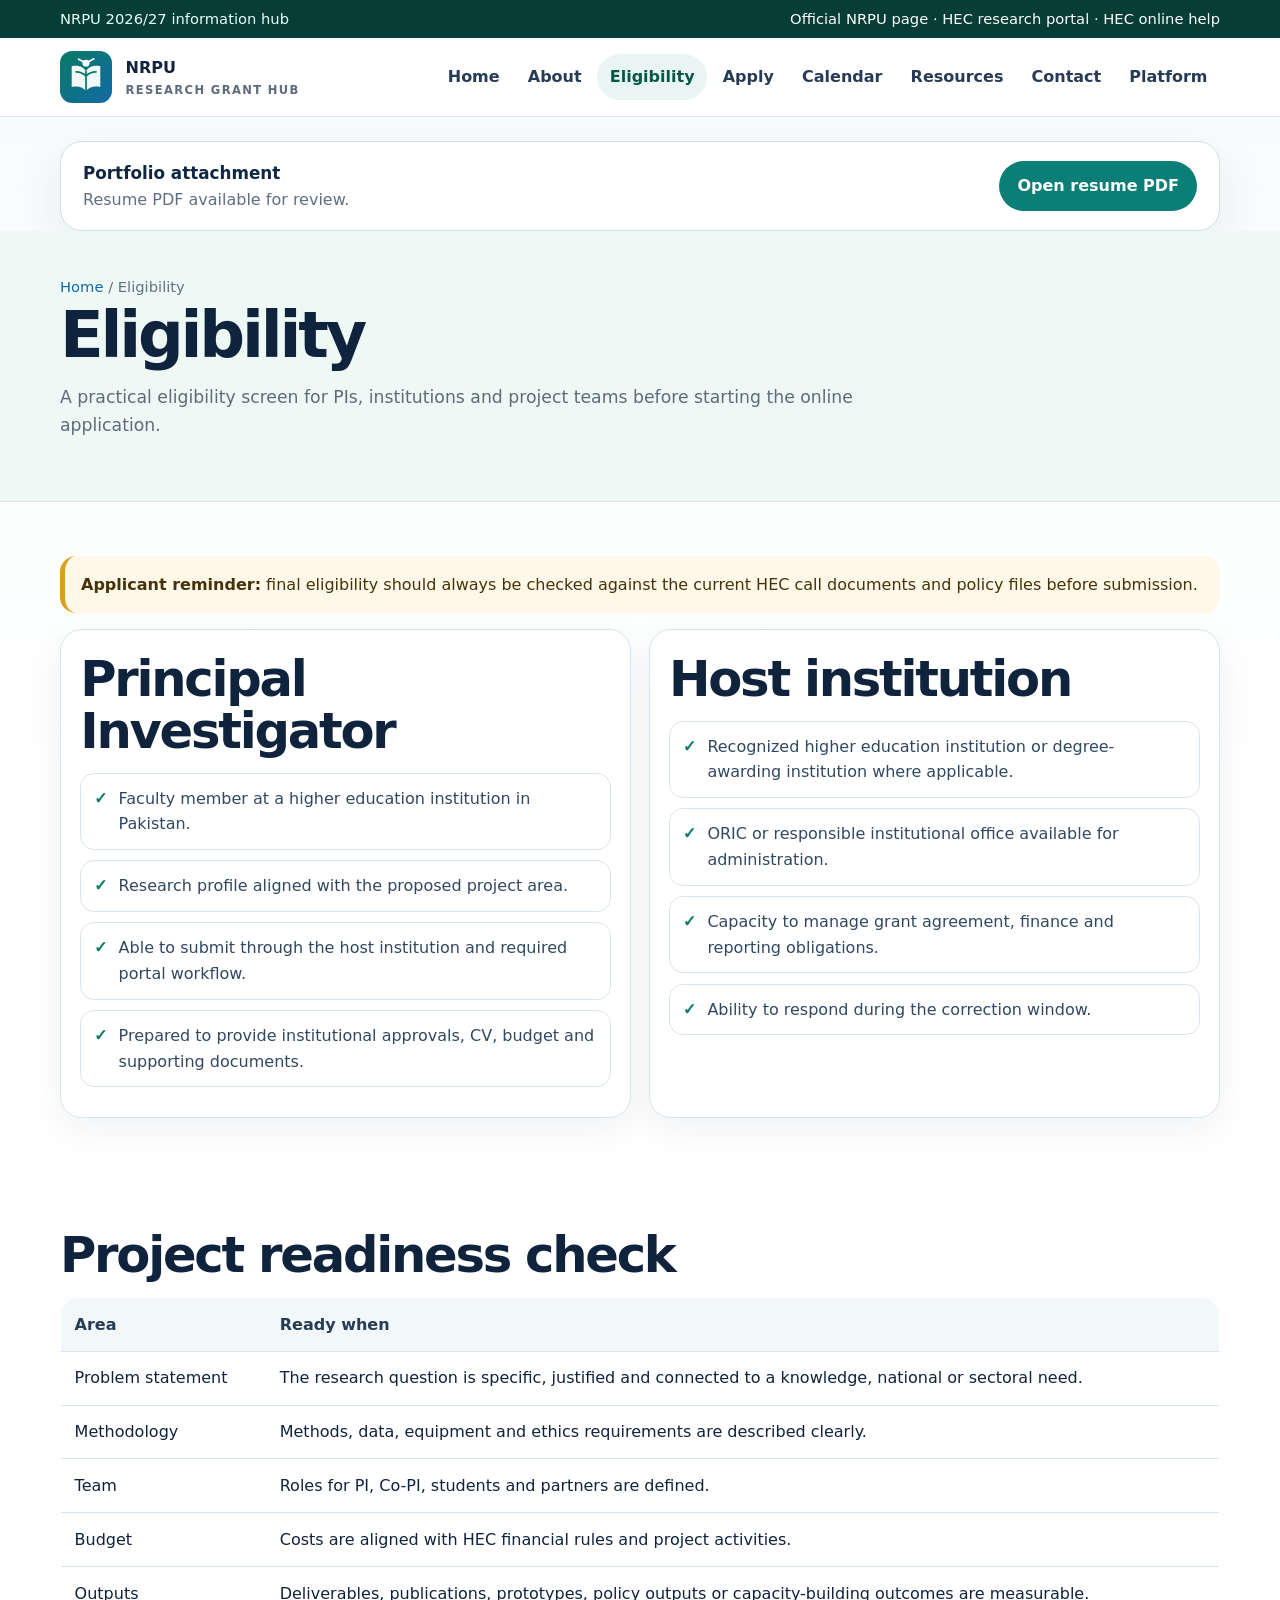
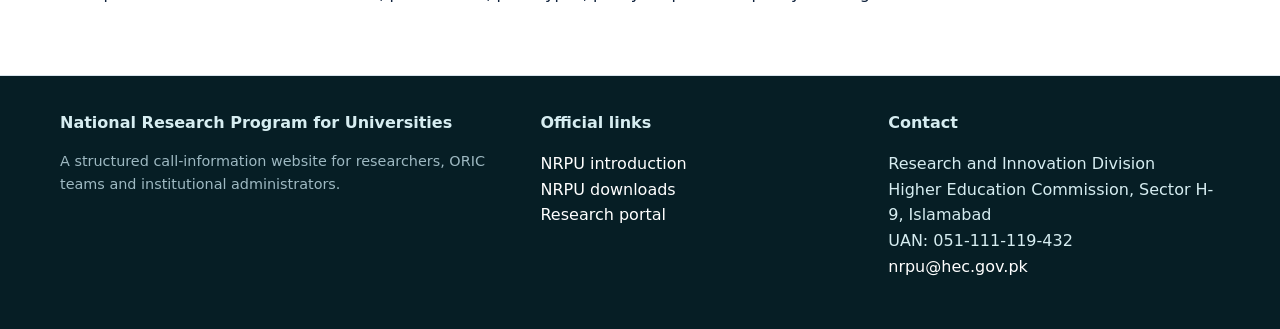
<file: eligibility.html>
<!doctype html>
<html lang="en">
<head>
  <meta charset="utf-8">
  <meta name="viewport" content="width=device-width, initial-scale=1">
  <title>NRPU Eligibility | PI and Host Institution Checklist</title>
  <meta name="description" content="Eligibility checklist for NRPU principal investigators, host institutions, ORIC teams and project readiness.">
  <meta name="theme-color" content="#087a65">
  <meta property="og:title" content="NRPU Eligibility | PI and Host Institution Checklist">
  <meta property="og:description" content="Eligibility checklist for NRPU principal investigators, host institutions, ORIC teams and project readiness.">
  <meta property="og:type" content="website">
  <meta property="og:image" content="assets/social-card.svg">
  <link rel="icon" href="assets/nrpu-logo.svg" type="image/svg+xml">
  <link rel="stylesheet" href="assets/styles.css">
  <script type="application/ld+json">{"@context":"https://schema.org","@type":"GovernmentService","name":"National Research Program for Universities","provider":{"@type":"GovernmentOrganization","name":"Higher Education Commission, Pakistan","url":"https://www.hec.gov.pk/"},"areaServed":"Pakistan","serviceType":"Research grant information and application guidance","url":"https://www.hec.gov.pk/english/services/universities/nrpu/Pages/Introduction.aspx"}</script>
</head>
<body>
<a class="skip" href="#main">Skip to content</a>
<div class="topbar"><div class="container"><span>NRPU 2026/27 information hub</span><span><a href="https://www.hec.gov.pk/english/services/universities/nrpu/Pages/Introduction.aspx">Official NRPU page</a> · <a href="https://research.hec.gov.pk/">HEC research portal</a> · <a href="https://onlinehelp.hec.gov.pk/">HEC online help</a></span></div></div>
<header class="site-header"><div class="container nav"><a class="brand" href="index.html"><img src="assets/nrpu-logo.svg" alt="NRPU logo" class="brand-mark"><span>NRPU <small>Research grant hub</small></span></a><button class="menu-btn" aria-expanded="false" aria-controls="site-links">Menu</button><nav class="links" id="site-links" aria-label="Main navigation"><a href="index.html" >Home</a><a href="about.html" >About</a><a href="eligibility.html" aria-current="page">Eligibility</a><a href="apply.html" >Apply</a><a href="calendar.html" >Calendar</a><a href="resources.html" >Resources</a><a href="contact.html" >Contact</a><a href="platform.html" >Platform</a></nav></div></header>
<main id="main"><section class="page-hero"><div class="container"><div class="breadcrumbs"><a href="index.html">Home</a> / Eligibility</div><h1>Eligibility</h1><p class="section-intro">A practical eligibility screen for PIs, institutions and project teams before starting the online application.</p></div></section><section class="section"><div class="container"><div class="notice"><strong>Applicant reminder:</strong> final eligibility should always be checked against the current HEC call documents and policy files before submission.</div><div class="grid cols-2" style="margin-top:1rem"><article class="card"><h2>Principal Investigator</h2><ul class="checklist"><li>Faculty member at a higher education institution in Pakistan.</li><li>Research profile aligned with the proposed project area.</li><li>Able to submit through the host institution and required portal workflow.</li><li>Prepared to provide institutional approvals, CV, budget and supporting documents.</li></ul></article><article class="card"><h2>Host institution</h2><ul class="checklist"><li>Recognized higher education institution or degree-awarding institution where applicable.</li><li>ORIC or responsible institutional office available for administration.</li><li>Capacity to manage grant agreement, finance and reporting obligations.</li><li>Ability to respond during the correction window.</li></ul></article></div></div></section><section class="section"><div class="container"><h2>Project readiness check</h2><table class="table"><thead><tr><th>Area</th><th>Ready when</th></tr></thead><tbody><tr><td>Problem statement</td><td>The research question is specific, justified and connected to a knowledge, national or sectoral need.</td></tr><tr><td>Methodology</td><td>Methods, data, equipment and ethics requirements are described clearly.</td></tr><tr><td>Team</td><td>Roles for PI, Co-PI, students and partners are defined.</td></tr><tr><td>Budget</td><td>Costs are aligned with HEC financial rules and project activities.</td></tr><tr><td>Outputs</td><td>Deliverables, publications, prototypes, policy outputs or capacity-building outcomes are measurable.</td></tr></tbody></table></div></section></main>
<footer class="footer"><div class="container footer-grid"><div><strong>National Research Program for Universities</strong><p class="mini">A structured call-information website for researchers, ORIC teams and institutional administrators.</p></div><div><strong>Official links</strong><p><a href="https://www.hec.gov.pk/english/services/universities/nrpu/Pages/Introduction.aspx">NRPU introduction</a><br><a href="https://www.hec.gov.pk/english/services/universities/nrpu/Pages/Related-Downloads.aspx">NRPU downloads</a><br><a href="https://research.hec.gov.pk/">Research portal</a></p></div><div><strong>Contact</strong><p>Research and Innovation Division<br>Higher Education Commission, Sector H-9, Islamabad<br>UAN: 051-111-119-432<br><a href="mailto:nrpu@hec.gov.pk">nrpu@hec.gov.pk</a></p></div></div></footer>
<script src="assets/main.js"></script>
</body>
</html>
</file>
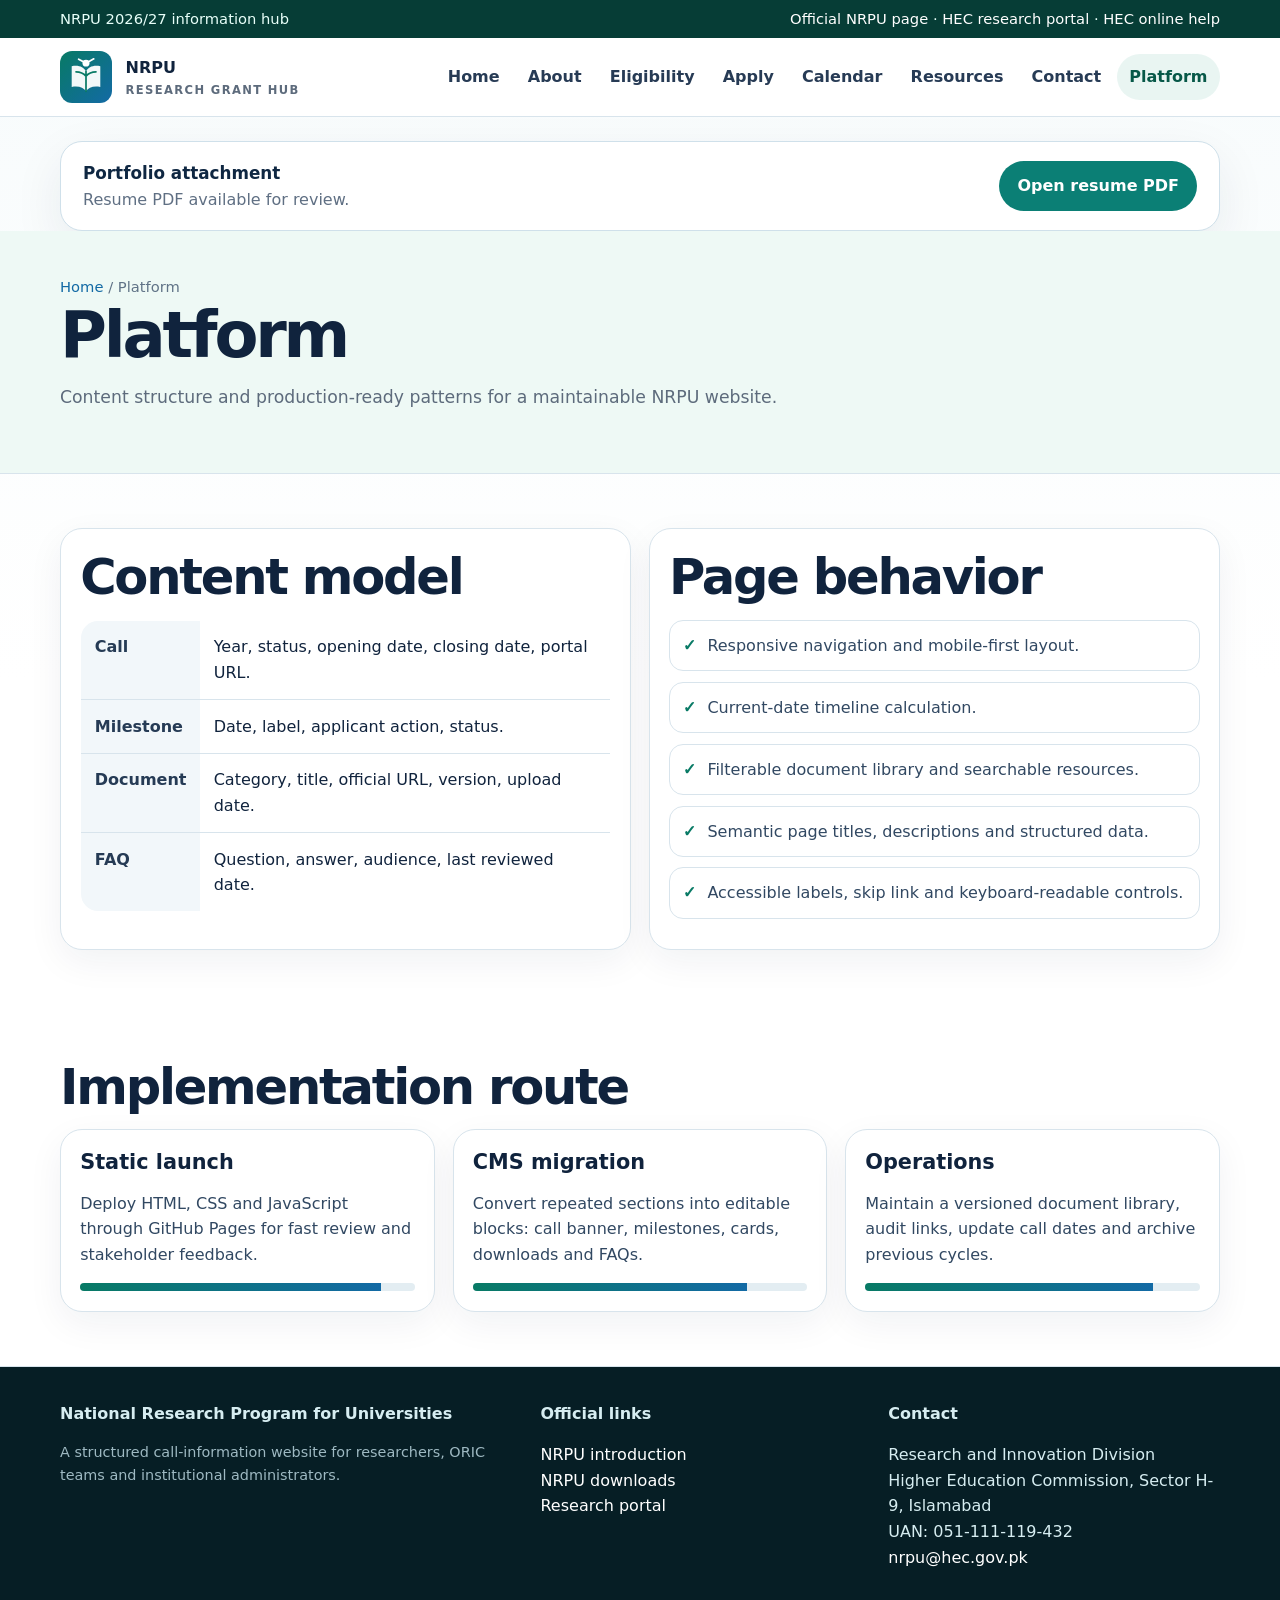
<file: platform.html>
<!doctype html>
<html lang="en">
<head>
  <meta charset="utf-8">
  <meta name="viewport" content="width=device-width, initial-scale=1">
  <title>NRPU Website Platform | Content Model and Implementation</title>
  <meta name="description" content="Maintainable NRPU website content model, frontend behavior, accessibility and CMS migration route.">
  <meta name="theme-color" content="#087a65">
  <meta property="og:title" content="NRPU Website Platform | Content Model and Implementation">
  <meta property="og:description" content="Maintainable NRPU website content model, frontend behavior, accessibility and CMS migration route.">
  <meta property="og:type" content="website">
  <meta property="og:image" content="assets/social-card.svg">
  <link rel="icon" href="assets/nrpu-logo.svg" type="image/svg+xml">
  <link rel="stylesheet" href="assets/styles.css">
  <script type="application/ld+json">{"@context":"https://schema.org","@type":"GovernmentService","name":"National Research Program for Universities","provider":{"@type":"GovernmentOrganization","name":"Higher Education Commission, Pakistan","url":"https://www.hec.gov.pk/"},"areaServed":"Pakistan","serviceType":"Research grant information and application guidance","url":"https://www.hec.gov.pk/english/services/universities/nrpu/Pages/Introduction.aspx"}</script>
</head>
<body>
<a class="skip" href="#main">Skip to content</a>
<div class="topbar"><div class="container"><span>NRPU 2026/27 information hub</span><span><a href="https://www.hec.gov.pk/english/services/universities/nrpu/Pages/Introduction.aspx">Official NRPU page</a> · <a href="https://research.hec.gov.pk/">HEC research portal</a> · <a href="https://onlinehelp.hec.gov.pk/">HEC online help</a></span></div></div>
<header class="site-header"><div class="container nav"><a class="brand" href="index.html"><img src="assets/nrpu-logo.svg" alt="NRPU logo" class="brand-mark"><span>NRPU <small>Research grant hub</small></span></a><button class="menu-btn" aria-expanded="false" aria-controls="site-links">Menu</button><nav class="links" id="site-links" aria-label="Main navigation"><a href="index.html" >Home</a><a href="about.html" >About</a><a href="eligibility.html" >Eligibility</a><a href="apply.html" >Apply</a><a href="calendar.html" >Calendar</a><a href="resources.html" >Resources</a><a href="contact.html" >Contact</a><a href="platform.html" aria-current="page">Platform</a></nav></div></header>
<main id="main"><section class="page-hero"><div class="container"><div class="breadcrumbs"><a href="index.html">Home</a> / Platform</div><h1>Platform</h1><p class="section-intro">Content structure and production-ready patterns for a maintainable NRPU website.</p></div></section><section class="section"><div class="container grid cols-2"><article class="card"><h2>Content model</h2><table class="table"><tbody><tr><th>Call</th><td>Year, status, opening date, closing date, portal URL.</td></tr><tr><th>Milestone</th><td>Date, label, applicant action, status.</td></tr><tr><th>Document</th><td>Category, title, official URL, version, upload date.</td></tr><tr><th>FAQ</th><td>Question, answer, audience, last reviewed date.</td></tr></tbody></table></article><article class="card"><h2>Page behavior</h2><ul class="checklist"><li>Responsive navigation and mobile-first layout.</li><li>Current-date timeline calculation.</li><li>Filterable document library and searchable resources.</li><li>Semantic page titles, descriptions and structured data.</li><li>Accessible labels, skip link and keyboard-readable controls.</li></ul></article></div></section><section class="section"><div class="container"><h2>Implementation route</h2><div class="grid cols-3"><article class="card"><h3>Static launch</h3><p>Deploy HTML, CSS and JavaScript through GitHub Pages for fast review and stakeholder feedback.</p><div class="score"><span style="width:90%"></span></div></article><article class="card"><h3>CMS migration</h3><p>Convert repeated sections into editable blocks: call banner, milestones, cards, downloads and FAQs.</p><div class="score"><span style="width:82%"></span></div></article><article class="card"><h3>Operations</h3><p>Maintain a versioned document library, audit links, update call dates and archive previous cycles.</p><div class="score"><span style="width:86%"></span></div></article></div></div></section></main>
<footer class="footer"><div class="container footer-grid"><div><strong>National Research Program for Universities</strong><p class="mini">A structured call-information website for researchers, ORIC teams and institutional administrators.</p></div><div><strong>Official links</strong><p><a href="https://www.hec.gov.pk/english/services/universities/nrpu/Pages/Introduction.aspx">NRPU introduction</a><br><a href="https://www.hec.gov.pk/english/services/universities/nrpu/Pages/Related-Downloads.aspx">NRPU downloads</a><br><a href="https://research.hec.gov.pk/">Research portal</a></p></div><div><strong>Contact</strong><p>Research and Innovation Division<br>Higher Education Commission, Sector H-9, Islamabad<br>UAN: 051-111-119-432<br><a href="mailto:nrpu@hec.gov.pk">nrpu@hec.gov.pk</a></p></div></div></footer>
<script src="assets/main.js"></script>
</body>
</html>
</file>
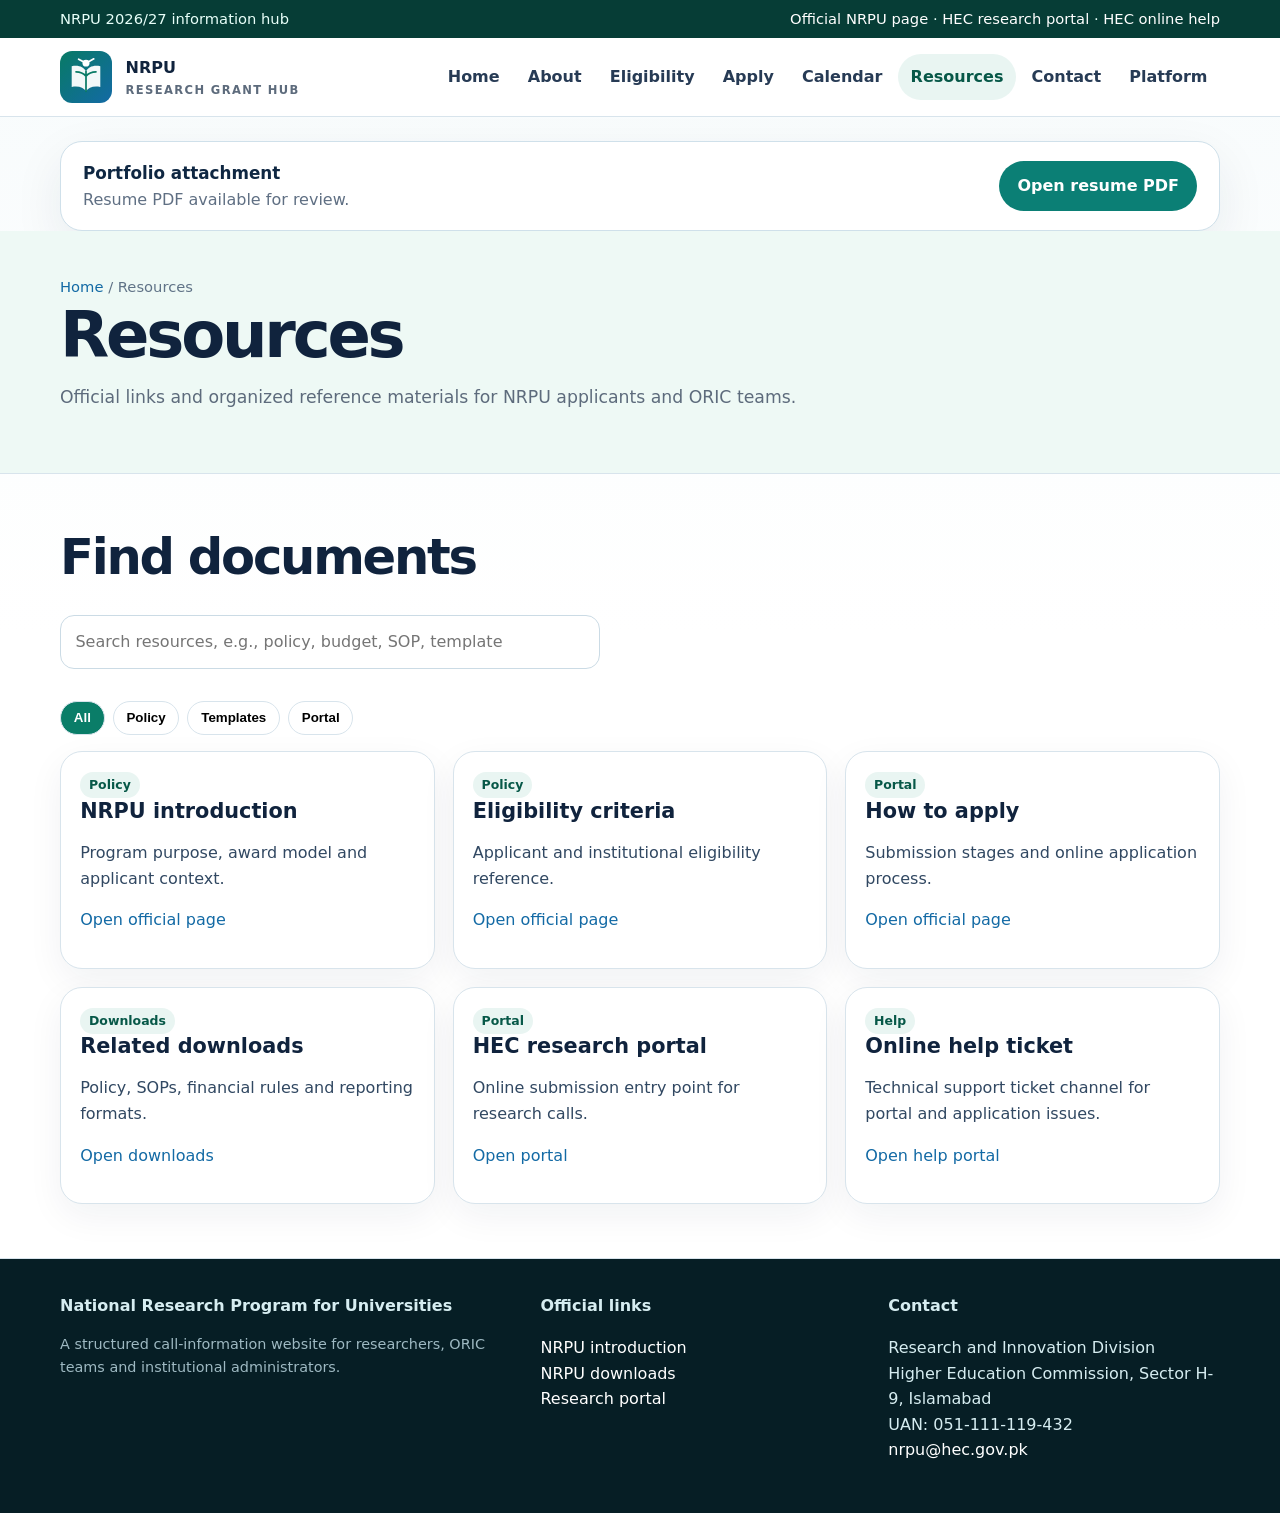
<file: resources.html>
<!doctype html>
<html lang="en">
<head>
  <meta charset="utf-8">
  <meta name="viewport" content="width=device-width, initial-scale=1">
  <title>NRPU Resources | Official Links, Policy and Downloads</title>
  <meta name="description" content="Organized NRPU official links, policy pages, downloads, templates, portal and help channels.">
  <meta name="theme-color" content="#087a65">
  <meta property="og:title" content="NRPU Resources | Official Links, Policy and Downloads">
  <meta property="og:description" content="Organized NRPU official links, policy pages, downloads, templates, portal and help channels.">
  <meta property="og:type" content="website">
  <meta property="og:image" content="assets/social-card.svg">
  <link rel="icon" href="assets/nrpu-logo.svg" type="image/svg+xml">
  <link rel="stylesheet" href="assets/styles.css">
  <script type="application/ld+json">{"@context":"https://schema.org","@type":"GovernmentService","name":"National Research Program for Universities","provider":{"@type":"GovernmentOrganization","name":"Higher Education Commission, Pakistan","url":"https://www.hec.gov.pk/"},"areaServed":"Pakistan","serviceType":"Research grant information and application guidance","url":"https://www.hec.gov.pk/english/services/universities/nrpu/Pages/Introduction.aspx"}</script>
</head>
<body>
<a class="skip" href="#main">Skip to content</a>
<div class="topbar"><div class="container"><span>NRPU 2026/27 information hub</span><span><a href="https://www.hec.gov.pk/english/services/universities/nrpu/Pages/Introduction.aspx">Official NRPU page</a> · <a href="https://research.hec.gov.pk/">HEC research portal</a> · <a href="https://onlinehelp.hec.gov.pk/">HEC online help</a></span></div></div>
<header class="site-header"><div class="container nav"><a class="brand" href="index.html"><img src="assets/nrpu-logo.svg" alt="NRPU logo" class="brand-mark"><span>NRPU <small>Research grant hub</small></span></a><button class="menu-btn" aria-expanded="false" aria-controls="site-links">Menu</button><nav class="links" id="site-links" aria-label="Main navigation"><a href="index.html" >Home</a><a href="about.html" >About</a><a href="eligibility.html" >Eligibility</a><a href="apply.html" >Apply</a><a href="calendar.html" >Calendar</a><a href="resources.html" aria-current="page">Resources</a><a href="contact.html" >Contact</a><a href="platform.html" >Platform</a></nav></div></header>
<main id="main"><section class="page-hero"><div class="container"><div class="breadcrumbs"><a href="index.html">Home</a> / Resources</div><h1>Resources</h1><p class="section-intro">Official links and organized reference materials for NRPU applicants and ORIC teams.</p></div></section><section class="section"><div class="container"><h2>Find documents</h2><input class="searchbox" data-search placeholder="Search resources, e.g., policy, budget, SOP, template" aria-label="Search resources"><div class="tabs" aria-label="Resource filters"><button class="tab active" data-filter="all">All</button><button class="tab" data-filter="policy">Policy</button><button class="tab" data-filter="templates">Templates</button><button class="tab" data-filter="portal">Portal</button></div><div class="grid cols-3"><article class="card resource-card" data-type="policy" data-search-item><span class="badge">Policy</span><h3>NRPU introduction</h3><p>Program purpose, award model and applicant context.</p><p><a href="https://www.hec.gov.pk/english/services/universities/nrpu/Pages/Introduction.aspx">Open official page</a></p></article><article class="card resource-card" data-type="policy" data-search-item><span class="badge">Policy</span><h3>Eligibility criteria</h3><p>Applicant and institutional eligibility reference.</p><p><a href="https://www.hec.gov.pk/english/services/universities/nrpu/Pages/Eligibility-Criteria.aspx">Open official page</a></p></article><article class="card resource-card" data-type="portal" data-search-item><span class="badge">Portal</span><h3>How to apply</h3><p>Submission stages and online application process.</p><p><a href="https://www.hec.gov.pk/english/services/universities/nrpu/Pages/How-to-Apply.aspx">Open official page</a></p></article><article class="card resource-card" data-type="templates" data-search-item><span class="badge">Downloads</span><h3>Related downloads</h3><p>Policy, SOPs, financial rules and reporting formats.</p><p><a href="https://www.hec.gov.pk/english/services/universities/nrpu/Pages/Related-Downloads.aspx">Open downloads</a></p></article><article class="card resource-card" data-type="portal" data-search-item><span class="badge">Portal</span><h3>HEC research portal</h3><p>Online submission entry point for research calls.</p><p><a href="https://research.hec.gov.pk/">Open portal</a></p></article><article class="card resource-card" data-type="portal" data-search-item><span class="badge">Help</span><h3>Online help ticket</h3><p>Technical support ticket channel for portal and application issues.</p><p><a href="https://onlinehelp.hec.gov.pk/">Open help portal</a></p></article></div></div></section></main>
<footer class="footer"><div class="container footer-grid"><div><strong>National Research Program for Universities</strong><p class="mini">A structured call-information website for researchers, ORIC teams and institutional administrators.</p></div><div><strong>Official links</strong><p><a href="https://www.hec.gov.pk/english/services/universities/nrpu/Pages/Introduction.aspx">NRPU introduction</a><br><a href="https://www.hec.gov.pk/english/services/universities/nrpu/Pages/Related-Downloads.aspx">NRPU downloads</a><br><a href="https://research.hec.gov.pk/">Research portal</a></p></div><div><strong>Contact</strong><p>Research and Innovation Division<br>Higher Education Commission, Sector H-9, Islamabad<br>UAN: 051-111-119-432<br><a href="mailto:nrpu@hec.gov.pk">nrpu@hec.gov.pk</a></p></div></div></footer>
<script src="assets/main.js"></script>
</body>
</html>
</file>
<file: assets/styles.css>
:root {
  --ink: #10233d;
  --muted: #5d6b7c;
  --green: #087a65;
  --green-2: #0a9a7d;
  --blue: #136aa5;
  --sky: #eef7fb;
  --line: #d8e4ec;
  --card: #ffffff;
  --gold: #d99f22;
  --ok: #0b7d58;
  --warn: #b86d00;
  --shadow: 0 20px 60px rgba(16, 35, 61, 0.1);
  --radius: 22px;
}

* {
  box-sizing: border-box;
}

html {
  scroll-behavior: smooth;
}

body {
  margin: 0;
  font-family: Inter, ui-sans-serif, system-ui, -apple-system, Segoe UI, Roboto, Arial, sans-serif;
  color: var(--ink);
  background: linear-gradient(180deg, #f7fbfc 0, #fff 42%);
  line-height: 1.6;
}

a {
  color: var(--blue);
  text-decoration: none;
}

a:hover {
  text-decoration: underline;
}

.skip {
  position: absolute;
  left: -999px;
  top: auto;
}

.skip:focus {
  left: 1rem;
  top: 1rem;
  z-index: 99;
  background: #fff;
  padding: 0.65rem 0.9rem;
  border-radius: 0.8rem;
  box-shadow: var(--shadow);
}

.container {
  width: min(1160px, calc(100% - 32px));
  margin-inline: auto;
}

.topbar {
  background: #063d36;
  color: #e8fff9;
  font-size: 0.92rem;
}

.topbar .container {
  display: flex;
  justify-content: space-between;
  gap: 1rem;
  padding: 0.45rem 0;
  flex-wrap: wrap;
}

.topbar a {
  color: #fff;
}

.site-header {
  position: sticky;
  top: 0;
  background: rgba(255, 255, 255, 0.92);
  backdrop-filter: blur(16px);
  border-bottom: 1px solid var(--line);
  z-index: 20;
}

.nav {
  display: flex;
  align-items: center;
  justify-content: space-between;
  gap: 1rem;
  min-height: 78px;
}

.brand {
  display: flex;
  align-items: center;
  gap: 0.85rem;
  color: var(--ink);
  font-weight: 900;
}

.brand-mark {
  width: 52px;
  height: 52px;
}

.brand span small {
  display: block;
  color: var(--muted);
  font-weight: 700;
  font-size: 0.72rem;
  letter-spacing: 0.12em;
  text-transform: uppercase;
}

.links {
  display: flex;
  align-items: center;
  gap: 0.2rem;
  flex-wrap: wrap;
}

.links a {
  padding: 0.65rem 0.78rem;
  border-radius: 999px;
  color: #273b55;
  font-weight: 750;
}

.links a[aria-current="page"],
.links a:hover {
  background: #e9f5f2;
  color: #075848;
  text-decoration: none;
}

.menu-btn {
  display: none;
  border: 1px solid var(--line);
  background: #fff;
  border-radius: 12px;
  padding: 0.55rem 0.75rem;
  font-weight: 800;
}

.resume-banner {
  width: min(1160px, calc(100% - 32px));
  margin: 24px auto 0;
  padding: 18px 22px;
  border: 1px solid #cfe0ea;
  border-radius: 22px;
  background: #ffffff;
  box-shadow: 0 18px 50px rgba(15, 39, 66, 0.08);
  display: flex;
  align-items: center;
  justify-content: space-between;
  gap: 18px;
}

.resume-banner strong {
  display: block;
  color: #0f2742;
  font-size: 1.05rem;
}

.resume-banner span {
  color: #5f6f83;
}

.resume-button {
  display: inline-flex;
  align-items: center;
  justify-content: center;
  padding: 12px 18px;
  border-radius: 999px;
  background: #0b7f75;
  color: #ffffff;
  font-weight: 800;
  text-decoration: none;
  white-space: nowrap;
}

.resume-button:hover,
.resume-button:focus {
  background: #095f58;
  color: #ffffff;
  text-decoration: none;
}

.hero {
  padding: 64px 0 38px;
  background: radial-gradient(circle at top left, rgba(10, 154, 125, 0.18), transparent 40%),
    linear-gradient(135deg, #f7fbfc 0, #eef9f5 52%, #eef6ff 100%);
  border-bottom: 1px solid var(--line);
}

.hero-grid {
  display: grid;
  grid-template-columns: 1.2fr 0.8fr;
  gap: 2.2rem;
  align-items: center;
}

.eyebrow {
  display: inline-flex;
  gap: 0.5rem;
  align-items: center;
  padding: 0.35rem 0.7rem;
  border: 1px solid #bee2d8;
  background: #fff;
  color: #075848;
  border-radius: 999px;
  font-weight: 850;
  font-size: 0.88rem;
}

.demo-note {
  font-size: 0.86rem;
  color: #476275;
  margin-top: 0.6rem;
}

.hero h1 {
  font-size: clamp(2.35rem, 6vw, 5.15rem);
  line-height: 0.95;
  margin: 1rem 0;
  color: #081d36;
  letter-spacing: -0.065em;
}

.hero p.lead {
  font-size: clamp(1.05rem, 2vw, 1.32rem);
  max-width: 720px;
  color: #314862;
}

.cta-row {
  display: flex;
  gap: 0.75rem;
  flex-wrap: wrap;
  margin-top: 1.5rem;
}

.button {
  display: inline-flex;
  align-items: center;
  gap: 0.5rem;
  padding: 0.82rem 1rem;
  border-radius: 999px;
  font-weight: 900;
  border: 1px solid transparent;
}

.button.primary {
  background: var(--green);
  color: #fff;
}

.button.secondary {
  background: #fff;
  border-color: var(--line);
  color: var(--ink);
}

.button:hover {
  text-decoration: none;
  transform: translateY(-1px);
}

.hero-card {
  background: #fff;
  border: 1px solid var(--line);
  border-radius: var(--radius);
  padding: 1.2rem;
  box-shadow: var(--shadow);
}

.logos {
  display: flex;
  align-items: center;
  gap: 1rem;
  padding: 1rem;
  border-radius: 18px;
  background: #f7fbfc;
  border: 1px dashed #c7d8e2;
}

.hec-logo {
  width: 92px;
  height: 92px;
  object-fit: contain;
}

.section {
  padding: 54px 0;
}

.section h2 {
  font-size: clamp(1.85rem, 4vw, 3.1rem);
  line-height: 1.05;
  margin: 0.2rem 0 1rem;
  letter-spacing: -0.045em;
}

.section-intro {
  color: var(--muted);
  max-width: 820px;
  font-size: 1.08rem;
}

.grid {
  display: grid;
  gap: 1.1rem;
}

.grid.cols-3 {
  grid-template-columns: repeat(3, 1fr);
}

.grid.cols-2 {
  grid-template-columns: repeat(2, 1fr);
}

.card {
  background: var(--card);
  border: 1px solid var(--line);
  border-radius: var(--radius);
  padding: 1.2rem;
  box-shadow: 0 12px 36px rgba(16, 35, 61, 0.06);
}

.card h3 {
  font-size: 1.3rem;
  margin: 0.1rem 0 0.55rem;
  line-height: 1.15;
}

.card p,
.card li {
  color: #314862;
}

.kpi {
  font-size: 2rem;
  font-weight: 950;
  color: var(--green);
  line-height: 1;
}

.feature {
  display: flex;
  gap: 0.85rem;
}

.icon {
  width: 42px;
  height: 42px;
  border-radius: 14px;
  background: #e9f5f2;
  display: grid;
  place-items: center;
  font-weight: 950;
  color: var(--green);
  flex: 0 0 auto;
}

.notice {
  padding: 1rem;
  border-left: 5px solid var(--gold);
  background: #fff8e8;
  border-radius: 16px;
  color: #45320a;
}

.timeline-wrap {
  margin-top: 1.5rem;
  background: #fff;
  border: 1px solid var(--line);
  border-radius: var(--radius);
  padding: 1.2rem;
  box-shadow: var(--shadow);
  overflow: hidden;
}

.timeline-meta {
  display: flex;
  justify-content: space-between;
  gap: 1rem;
  flex-wrap: wrap;
  margin-bottom: 1rem;
  color: var(--muted);
  font-weight: 750;
}

.rail {
  position: relative;
  padding: 40px 4px 12px;
}

.rail-line {
  position: absolute;
  left: 16px;
  right: 16px;
  top: 56px;
  height: 10px;
  border-radius: 999px;
  background: #dde8ef;
}

.rail-fill {
  position: absolute;
  left: 16px;
  top: 56px;
  height: 10px;
  border-radius: 999px;
  background: linear-gradient(90deg, var(--green), var(--blue));
  width: 0%;
}

.today-marker {
  position: absolute;
  top: 24px;
  transform: translateX(-50%);
  z-index: 3;
}

.today-marker::after {
  content: "";
  display: block;
  width: 2px;
  height: 74px;
  background: var(--gold);
  margin: auto;
}

.today-marker span {
  display: inline-block;
  white-space: nowrap;
  background: #fff6df;
  color: #7b4c00;
  border: 1px solid #f1cf83;
  border-radius: 999px;
  padding: 0.22rem 0.55rem;
  font-size: 0.82rem;
  font-weight: 900;
}

.milestones {
  display: flex;
  justify-content: space-between;
  gap: 0.7rem;
  position: relative;
  z-index: 2;
}

.milestone {
  width: 15%;
  text-align: center;
}

.dot {
  width: 28px;
  height: 28px;
  margin: 4px auto 10px;
  border-radius: 999px;
  background: #fff;
  border: 6px solid #aac5d5;
}

.milestone.done .dot {
  border-color: var(--ok);
  background: #dff5ed;
}

.milestone.current .dot {
  border-color: var(--gold);
  background: #fff6df;
}

.milestone time {
  font-weight: 950;
  font-size: 0.92rem;
}

.milestone strong {
  display: block;
  line-height: 1.15;
  margin-top: 0.35rem;
}

.milestone small {
  display: inline-block;
  margin-top: 0.35rem;
  color: var(--muted);
  font-weight: 750;
}

.status-pill {
  display: inline-flex;
  border-radius: 999px;
  padding: 0.28rem 0.55rem;
  font-weight: 900;
  font-size: 0.78rem;
  background: #edf3f7;
  color: #41576a;
}

.status-pill.done {
  background: #e0f5ed;
  color: #075f45;
}

.status-pill.current {
  background: #fff2d2;
  color: #754800;
}

.form-grid {
  display: grid;
  grid-template-columns: 1fr 1fr;
  gap: 1rem;
}

label {
  font-weight: 850;
  color: #243a54;
}

input,
select,
textarea {
  width: 100%;
  border: 1px solid #cbdbe5;
  border-radius: 14px;
  padding: 0.8rem 0.9rem;
  font: inherit;
  margin-top: 0.35rem;
  background: #fff;
}

textarea {
  min-height: 140px;
}

.checklist {
  list-style: none;
  padding: 0;
  margin: 0;
}

.checklist li {
  padding: 0.75rem 0.8rem;
  border: 1px solid var(--line);
  border-radius: 14px;
  margin-bottom: 0.65rem;
  background: #fff;
  display: flex;
  gap: 0.7rem;
}

.checklist li::before {
  content: "✓";
  color: var(--green);
  font-weight: 950;
}

.footer {
  border-top: 1px solid var(--line);
  background: #061e25;
  color: #d6edf1;
  padding: 34px 0;
}

.footer a {
  color: #fff;
}

.footer-grid {
  display: grid;
  grid-template-columns: 1.4fr 1fr 1fr;
  gap: 1rem;
}

.mini {
  font-size: 0.9rem;
  color: #9eb9c2;
}

.page-hero {
  padding: 44px 0;
  background: #eef9f5;
  border-bottom: 1px solid var(--line);
}

.page-hero h1 {
  font-size: clamp(2.1rem, 5vw, 4rem);
  line-height: 1;
  margin: 0.25rem 0;
  letter-spacing: -0.05em;
}

.breadcrumbs {
  font-size: 0.92rem;
  color: #607387;
}

.table {
  width: 100%;
  border-collapse: collapse;
  background: #fff;
  border-radius: 18px;
  overflow: hidden;
  border: 1px solid var(--line);
}

.table th,
.table td {
  padding: 0.85rem;
  border-bottom: 1px solid var(--line);
  text-align: left;
  vertical-align: top;
}

.table th {
  background: #f2f7fa;
  color: #263b55;
}

.tabs {
  display: flex;
  gap: 0.5rem;
  flex-wrap: wrap;
  margin: 1rem 0;
}

.tab {
  border: 1px solid var(--line);
  background: #fff;
  border-radius: 999px;
  padding: 0.55rem 0.8rem;
  font-weight: 850;
  cursor: pointer;
}

.tab.active {
  background: #0a7d68;
  color: #fff;
}

.resource-card[data-type] {
  display: block;
}

.badge {
  display: inline-flex;
  border-radius: 999px;
  background: #e9f5f2;
  color: #075848;
  padding: 0.2rem 0.55rem;
  font-weight: 900;
  font-size: 0.78rem;
}

.searchbox {
  max-width: 540px;
  margin: 1rem 0;
}

.score {
  height: 8px;
  background: #e3edf2;
  border-radius: 999px;
  overflow: hidden;
}

.score span {
  display: block;
  height: 100%;
  background: linear-gradient(90deg, var(--green), var(--blue));
}

.accordion summary {
  cursor: pointer;
  font-weight: 900;
}

.accordion details {
  background: #fff;
  border: 1px solid var(--line);
  border-radius: 16px;
  padding: 1rem;
  margin-bottom: 0.75rem;
}

.process {
  counter-reset: step;
}

.process .card {
  position: relative;
  padding-left: 4.2rem;
}

.process .card::before {
  counter-increment: step;
  content: counter(step);
  position: absolute;
  left: 1.2rem;
  top: 1.2rem;
  width: 42px;
  height: 42px;
  border-radius: 14px;
  background: #0a7d68;
  color: #fff;
  display: grid;
  place-items: center;
  font-weight: 950;
}

.sr-only {
  position: absolute;
  width: 1px;
  height: 1px;
  padding: 0;
  margin: -1px;
  overflow: hidden;
  clip: rect(0, 0, 0, 0);
  white-space: nowrap;
  border: 0;
}

@media (max-width: 880px) {
  .hero-grid,
  .grid.cols-3,
  .grid.cols-2,
  .footer-grid {
    grid-template-columns: 1fr;
  }

  .links {
    display: none;
    position: absolute;
    left: 16px;
    right: 16px;
    top: 76px;
    background: #fff;
    border: 1px solid var(--line);
    border-radius: 18px;
    padding: 0.6rem;
    box-shadow: var(--shadow);
  }

  .links.open {
    display: grid;
  }

  .links a {
    display: block;
  }

  .menu-btn {
    display: inline-flex;
  }

  .resume-banner {
    flex-direction: column;
    align-items: flex-start;
  }

  .resume-button {
    width: 100%;
  }

  .form-grid {
    grid-template-columns: 1fr;
  }

  .milestones {
    overflow-x: auto;
    justify-content: flex-start;
    padding-bottom: 0.5rem;
  }

  .milestone {
    min-width: 150px;
  }

  .rail-line,
  .rail-fill {
    left: 76px;
    right: 76px;
  }

  .today-marker span {
    font-size: 0.75rem;
  }

  .topbar .container {
    display: block;
  }

  .topbar span {
    display: block;
    margin: 0.15rem 0;
  }
}
</file>
